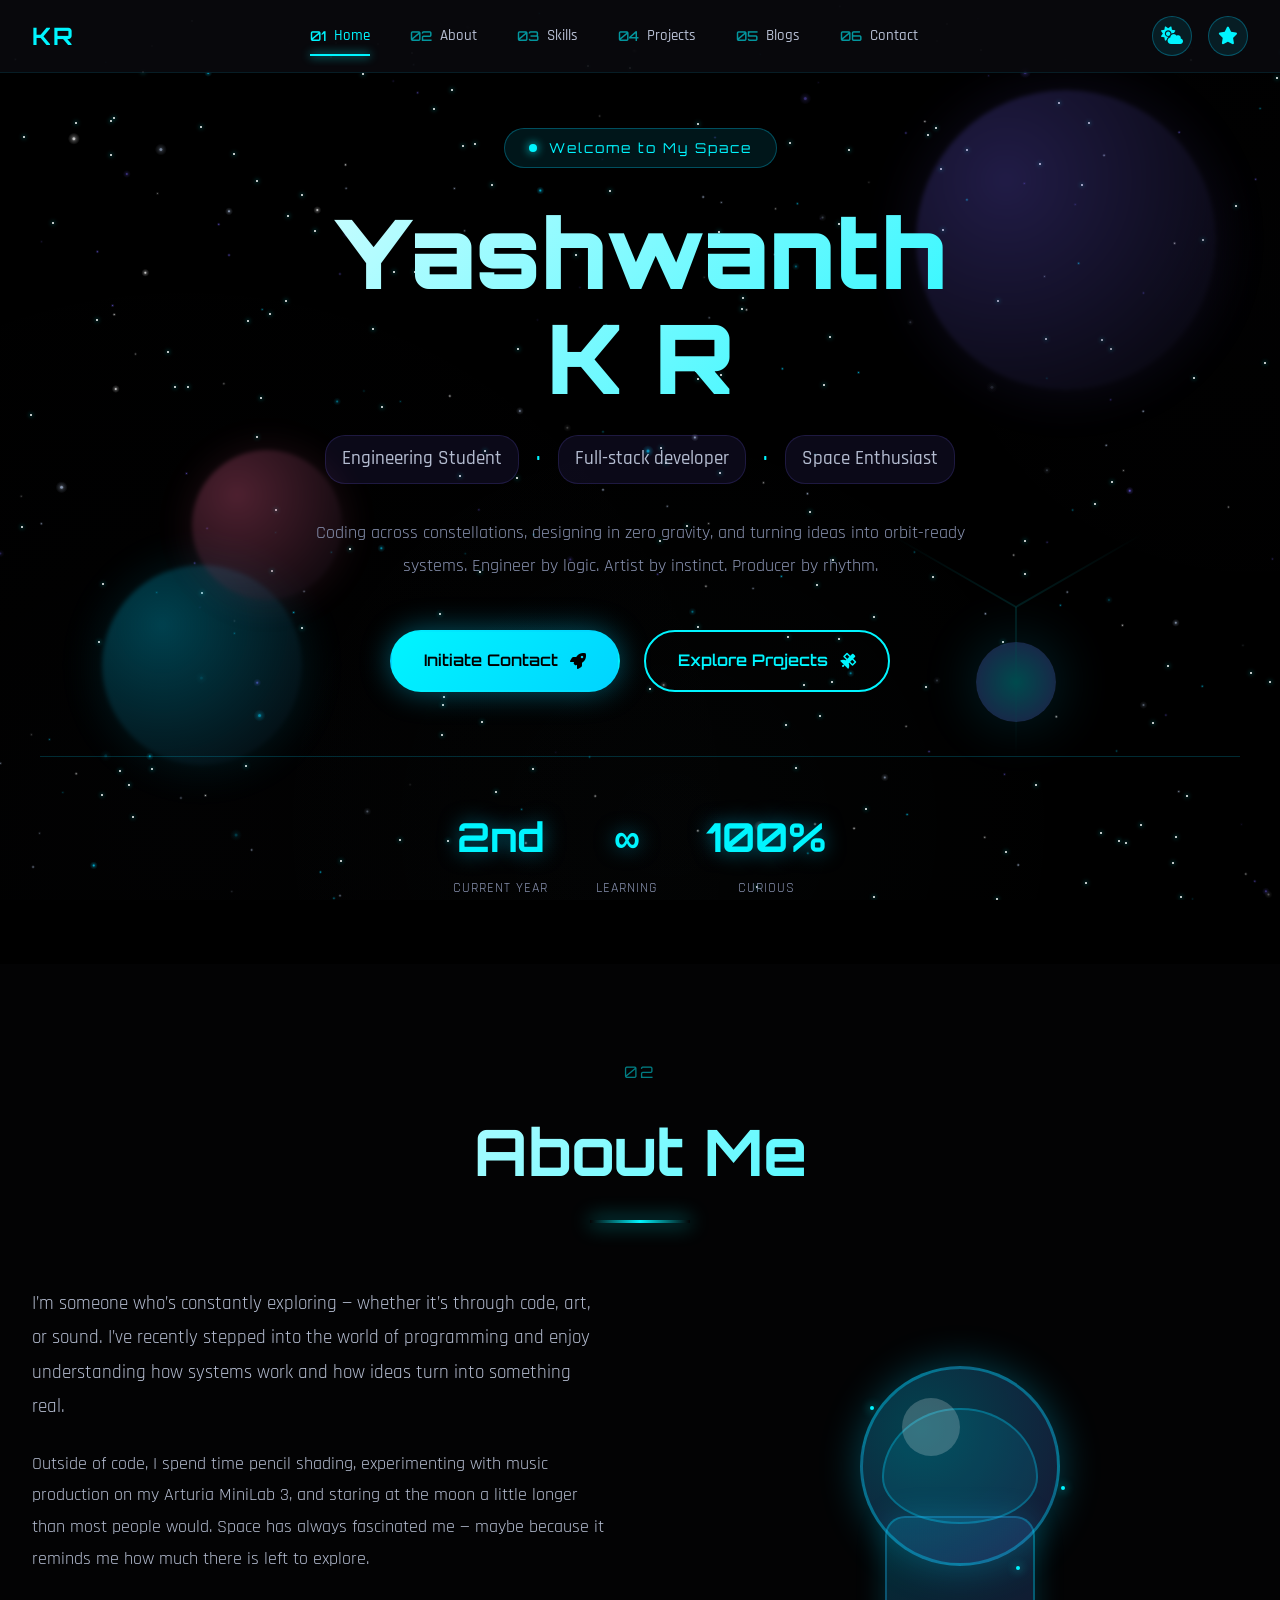
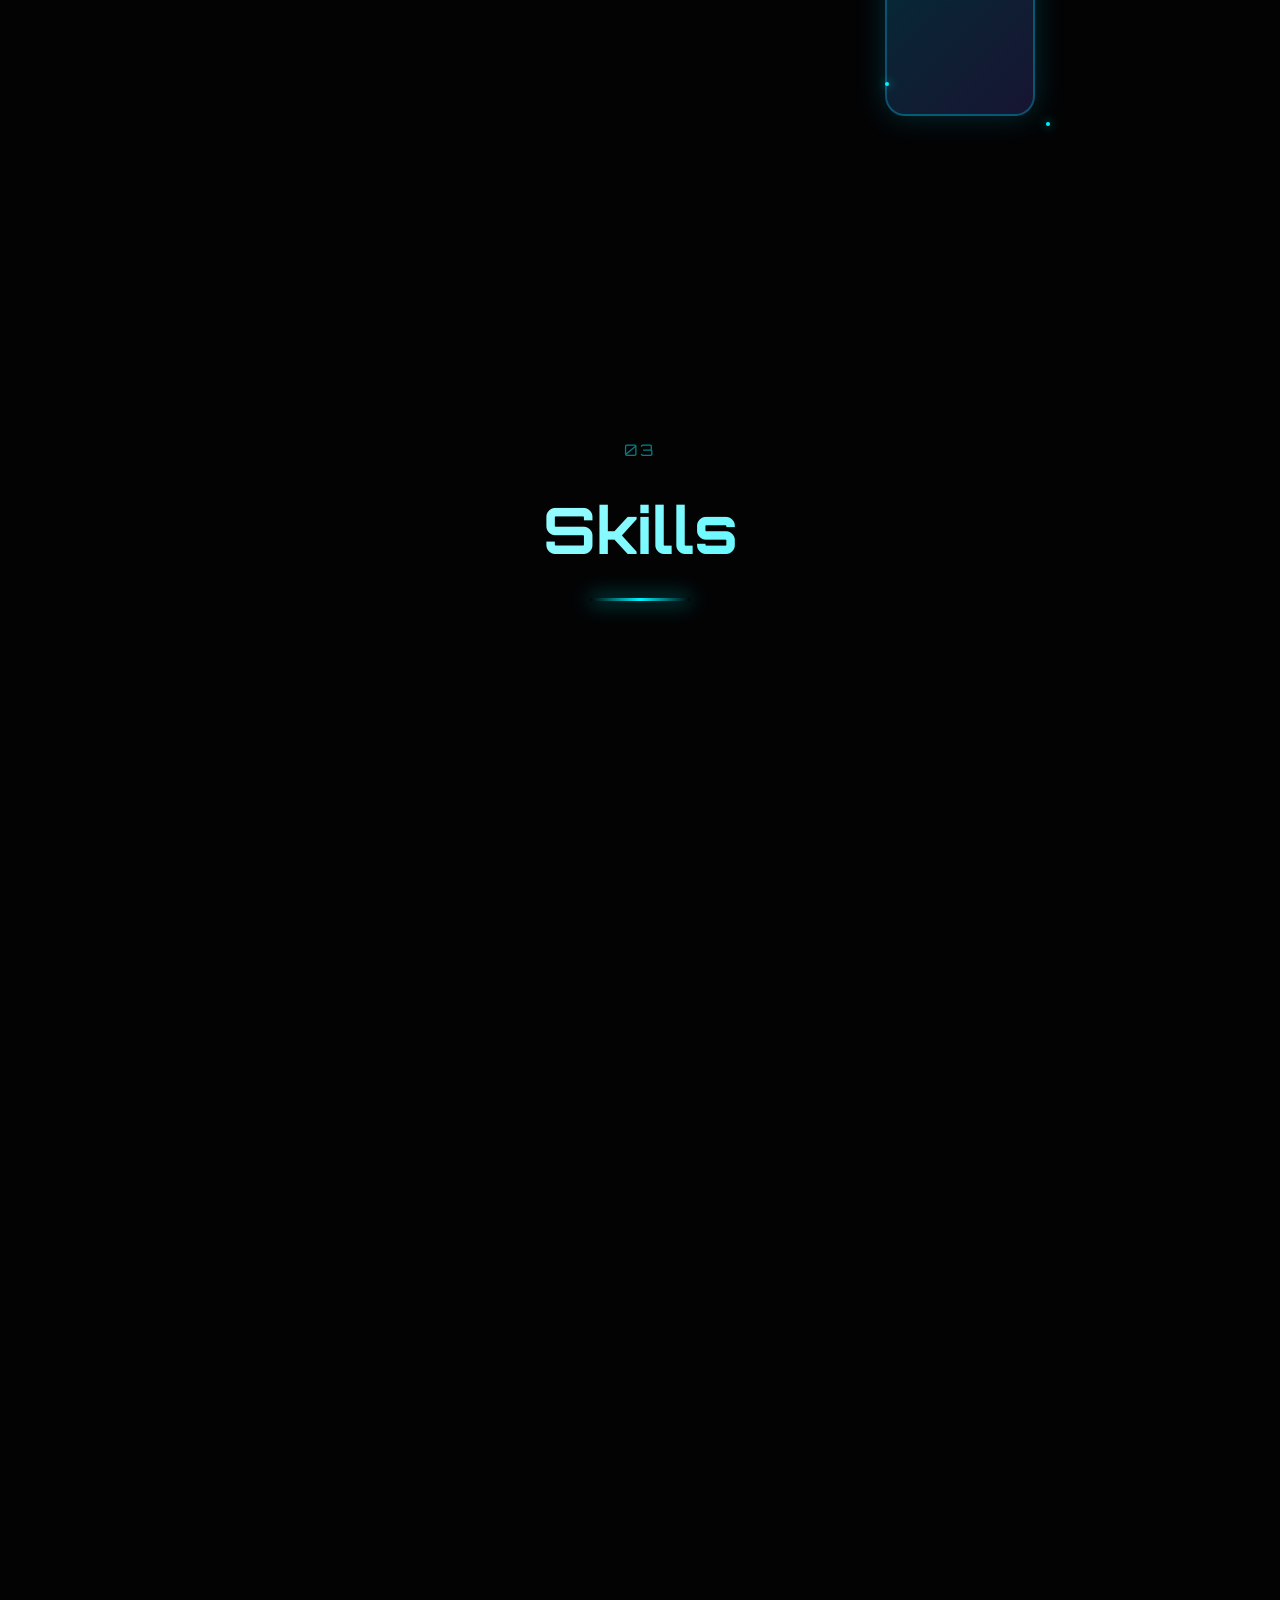
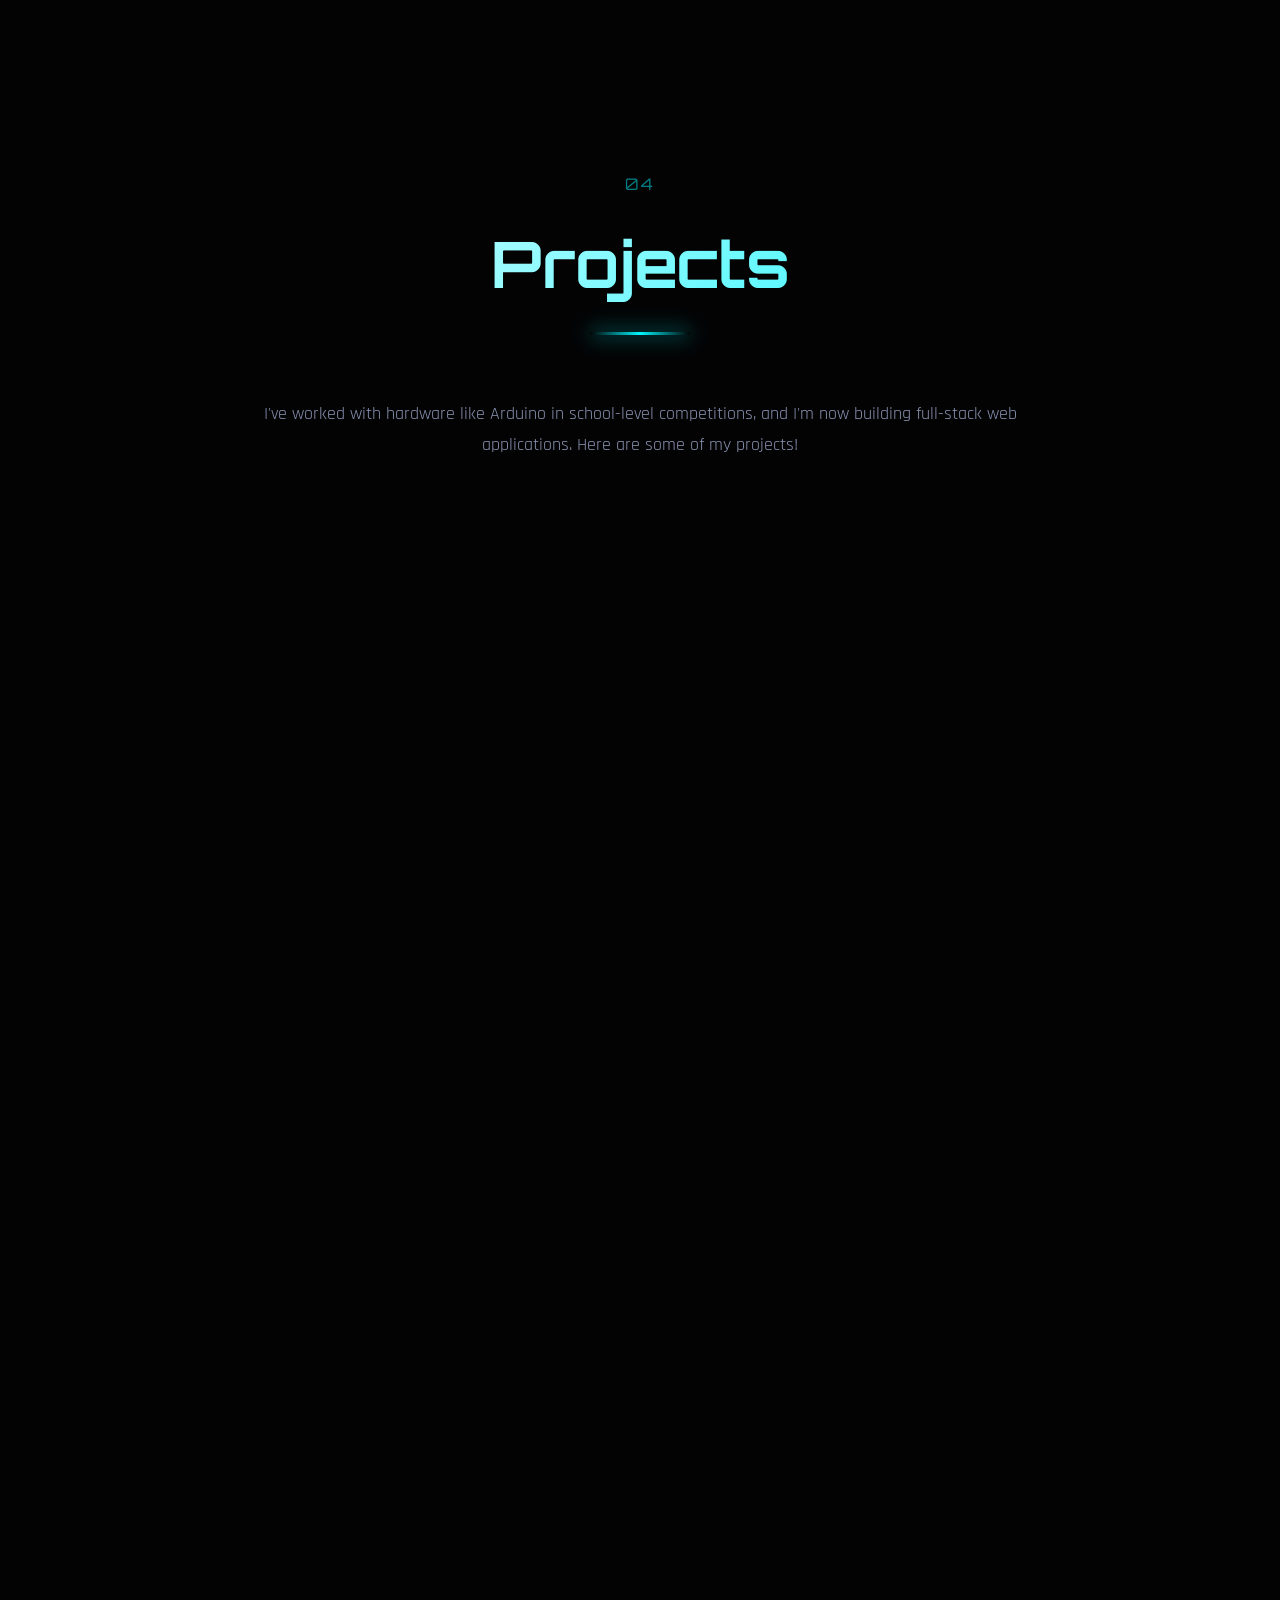
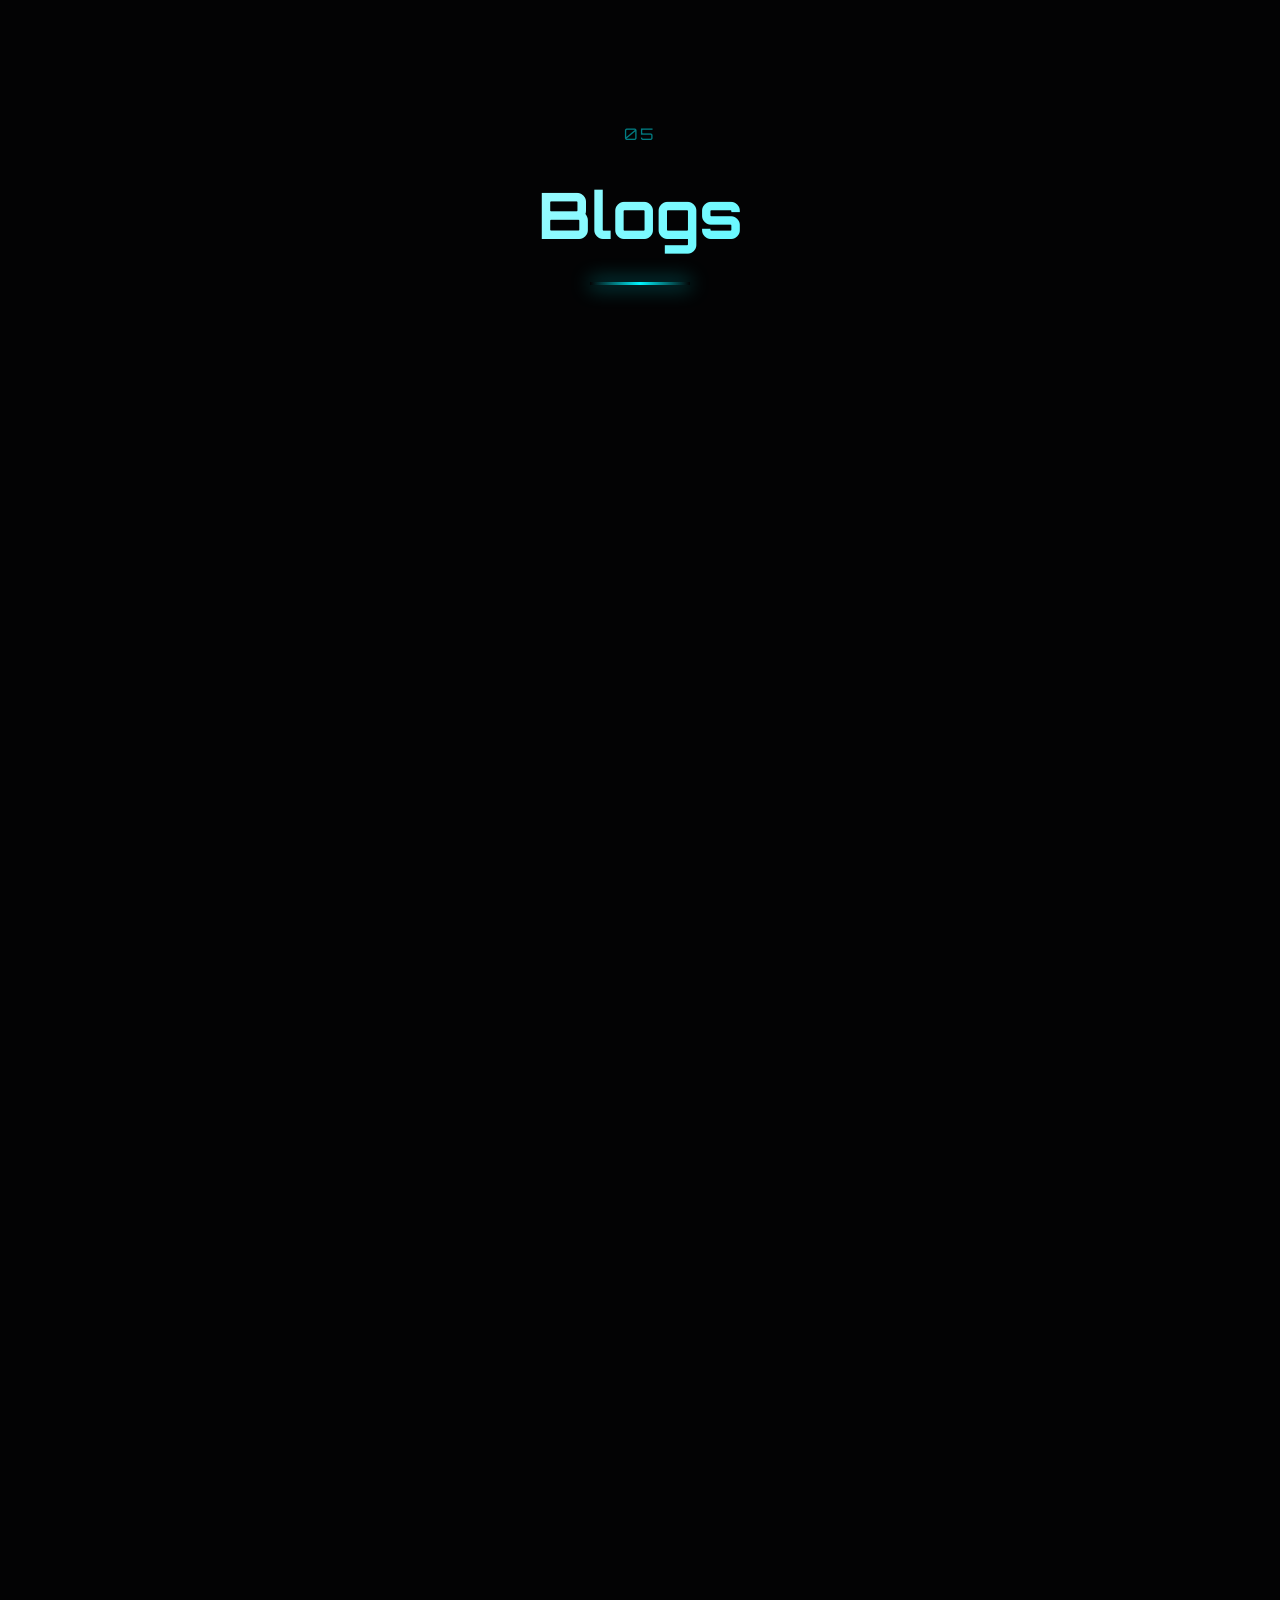
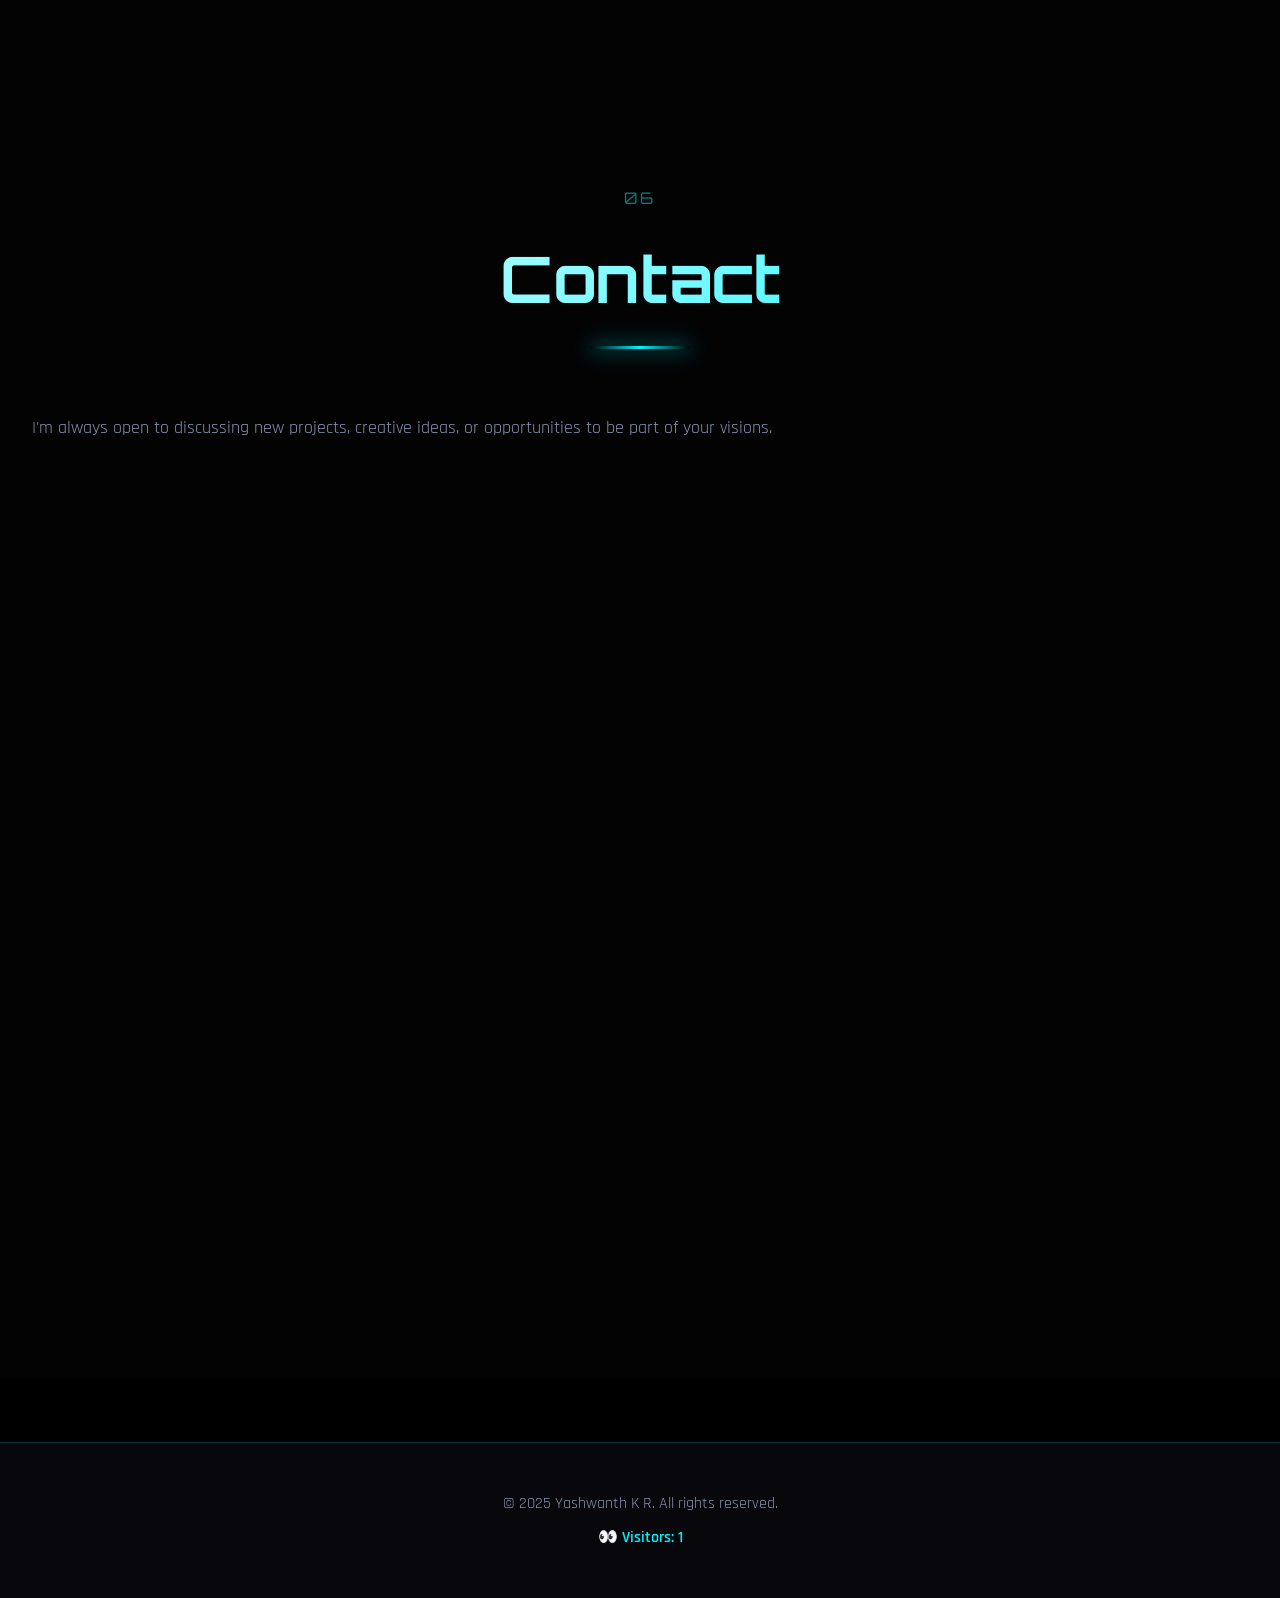
<file: index.html>
<!DOCTYPE html>
<html lang="en">
<head>
  <meta charset="UTF-8">
  <meta name="viewport" content="width=device-width, initial-scale=1.0">
  <meta name="description" content="Yashwanth K R - Engineering Student, Budding Coder & Astronomy Lover">
  <title>Yashwanth K R | Portfolio</title>
  
  <!-- Fonts -->
  <link rel="preconnect" href="https://fonts.googleapis.com">
  <link rel="preconnect" href="https://fonts.gstatic.com" crossorigin>
  <link href="https://fonts.googleapis.com/css2?family=Orbitron:wght@400;500;600;700;800;900&family=Rajdhani:wght@300;400;500;600;700&display=swap" rel="stylesheet">
  
  <!-- Icons -->
  <link rel="stylesheet" href="https://cdnjs.cloudflare.com/ajax/libs/font-awesome/6.5.0/css/all.min.css">
  
  <!-- Favicon -->
  <link rel="icon" type="image/jpeg" href="favicon.jpg">
  
  <!-- Styles -->
  <link rel="stylesheet" href="styles.css">
</head>
<body>
  <!-- Space Background Canvas -->
  <canvas id="space-canvas"></canvas>
  
  <!-- Floating Planets -->
  <div class="planet planet-1"></div>
  <div class="planet planet-2"></div>
  <div class="planet planet-3"></div>
  
  <!-- Shooting Stars Container -->
  <div class="shooting-stars"></div>
  
  <!-- Twinkling Stars Background -->
  <div class="twinkling-stars" id="twinkling-stars"></div>
  
  <!-- Navigation -->
  <nav class="space-nav" id="space-nav">
    <div class="nav-inner">
      <div class="nav-logo">
        <span class="logo-text">KR</span>
      </div>
      <ul class="nav-menu" id="nav-menu">
        <li><a href="#home" class="nav-link"><span class="nav-number">01</span> Home</a></li>
        <li><a href="#about" class="nav-link"><span class="nav-number">02</span> About</a></li>
        <li><a href="#skills" class="nav-link"><span class="nav-number">03</span> Skills</a></li>
        <li><a href="#projects" class="nav-link"><span class="nav-number">04</span> Projects</a></li>
        <li><a href="#blog" class="nav-link"><span class="nav-number">05</span> Blogs</a></li>
        <li><a href="#contact" class="nav-link"><span class="nav-number">06</span> Contact</a></li>
      </ul>
      <div class="nav-actions">
        <button id="weather-btn" class="nav-action-btn" aria-label="Weather Updates" title="View Live Weather on Zoom Earth">
          <i class="fas fa-cloud-sun"></i>
        </button>
        <button id="stellarium-btn" class="nav-action-btn" aria-label="Stellarium" title="Explore Sky on Stellarium">
          <i class="fas fa-star"></i>
        </button>
      </div>
      <button class="nav-toggle" id="nav-toggle">
        <span></span>
        <span></span>
        <span></span>
      </button>
    </div>
  </nav>

  <!-- Hero Section -->
  <section id="home" class="hero-section">
    <div class="hero-content">
      <div class="hero-badge">
        <span class="badge-pulse"></span>
        <span class="badge-text">Welcome to My Space</span>
      </div>
      <h1 class="hero-title">
        <span class="title-line">Yashwanth</span>
        <span class="title-line">K R</span>
      </h1>
      <div class="hero-subtitle">
        <span class="subtitle-item">Engineering Student</span>
        <span class="subtitle-divider">•</span>
        <span class="subtitle-item">Full-stack developer</span>
        <span class="subtitle-divider">•</span>
        <span class="subtitle-item">Space Enthusiast</span>
      </div>
      <p class="hero-description">
        Coding across constellations, designing in zero gravity, and turning ideas into orbit-ready systems.
        Engineer by logic. Artist by instinct. Producer by rhythm.
      </p>
      <div class="hero-actions">
        <a href="#contact" class="space-btn primary-btn">
          <span>Initiate Contact</span>
          <i class="fas fa-rocket"></i>
        </a>
        <a href="#projects" class="space-btn secondary-btn">
          <span>Explore Projects</span>
          <i class="fas fa-satellite"></i>
        </a>
      </div>
      <div class="hero-stats">
        <div class="stat-item">
          <div class="stat-value">2nd</div>
          <div class="stat-label">Current Year</div>
        </div>
        <div class="stat-item">
          <div class="stat-value">∞</div>
          <div class="stat-label">Learning</div>
        </div>
        <div class="stat-item">
          <div class="stat-value">100%</div>
          <div class="stat-label">Curious</div>
        </div>
      </div>
    </div>
    <div class="hero-visual">
      <div class="galaxy-container">
        <div class="galaxy-core"></div>
        <div class="galaxy-arm arm-1"></div>
        <div class="galaxy-arm arm-2"></div>
        <div class="galaxy-arm arm-3"></div>
      </div>
    </div>
  </section>

  <!-- About Section -->
  <section id="about" class="section space-section">
    <div class="container">
      <div class="section-header">
        <div class="section-number">02</div>
        <h2 class="section-title">About Me</h2>
        <div class="section-line"></div>
      </div>
      <div class="about-grid">
        <div class="about-content">
          <div class="about-text">
            <p class="about-intro">
              I’m someone who’s constantly exploring — whether it’s through code, art, or sound. 
              I’ve recently stepped into the world of programming and enjoy understanding how systems work and how ideas turn into something real.
            </p>
            <p class="about-details">
              Outside of code, I spend time pencil shading, experimenting with music production on my Arturia MiniLab 3, 
              and staring at the moon a little longer than most people would. Space has always fascinated me —
              maybe because it reminds me how much there is left to explore.
            </p>
          </div>
          <div class="about-stats">
            <div class="stat-card">
              <div class="stat-icon"><i class="fas fa-graduation-cap"></i></div>
              <div class="stat-number">12+</div>
              <div class="stat-label">Grade Completed</div>
            </div>
            <div class="stat-card">
              <div class="stat-icon"><i class="fas fa-infinity"></i></div>
              <div class="stat-number">∞</div>
              <div class="stat-label">Learning Mode</div>
            </div>
            <div class="stat-card">
              <div class="stat-icon"><i class="fas fa-lightbulb"></i></div>
              <div class="stat-number">100%</div>
              <div class="stat-label">Curiosity</div>
            </div>
          </div>
        </div>
        <div class="about-visual">
          <div class="astronaut-container">
            <div class="astronaut-helmet">
              <div class="helmet-glass"></div>
              <div class="helmet-reflection"></div>
            </div>
            <div class="astronaut-body"></div>
            <div class="floating-particles">
              <span></span><span></span><span></span><span></span><span></span>
            </div>
          </div>
        </div>
      </div>
    </div>
  </section>

  <!-- Skills Section -->
  <section id="skills" class="section space-section">
    <div class="container">
      <div class="section-header">
        <div class="section-number">03</div>
        <h2 class="section-title">Skills</h2>
        <div class="section-line"></div>
      </div>
      <div class="skills-grid">
        <div class="skill-orb">
          <div class="orb-icon"><i class="fab fa-python"></i></div>
          <div class="orb-content">
            <h3 class="orb-title">Python</h3>
            <p class="orb-description">Core programming language for development</p>
            <div class="orb-progress">
              <div class="progress-ring">
                <svg class="progress-svg">
                  <circle class="progress-circle" cx="50" cy="50" r="45"></circle>
                  <circle class="progress-fill" cx="50" cy="50" r="45" data-progress="80"></circle>
                </svg>
                <span class="progress-value">80%</span>
              </div>
            </div>
          </div>
        </div>
        <div class="skill-orb">
          <div class="orb-icon"><i class="fab fa-java"></i></div>
          <div class="orb-content">
            <h3 class="orb-title">Java | C | C++</h3>
            <p class="orb-description">Object-oriented programming and applications</p>
            <div class="orb-progress">
              <div class="progress-ring">
                <svg class="progress-svg">
                  <circle class="progress-circle" cx="50" cy="50" r="45"></circle>
                  <circle class="progress-fill" cx="50" cy="50" r="45" data-progress="50"></circle>
                </svg>
                <span class="progress-value">50%</span>
              </div>
            </div>
          </div>
        </div>
        <div class="skill-orb">
          <div class="orb-icon"><i class="fas fa-globe"></i></div>
          <div class="orb-content">
            <h3 class="orb-title">Web Development</h3>
            <p class="orb-description">HTML5, CSS3, JavaScript, React</p>
            <div class="orb-progress">
              <div class="progress-ring">
                <svg class="progress-svg">
                  <circle class="progress-circle" cx="50" cy="50" r="45"></circle>
                  <circle class="progress-fill" cx="50" cy="50" r="45" data-progress="90"></circle>
                </svg>
                <span class="progress-value">90%</span>
              </div>
            </div>
          </div>
        </div>
        <div class="skill-orb">
          <div class="orb-icon"><i class="fas fa-database"></i></div>
          <div class="orb-content">
            <h3 class="orb-title">Databases</h3>
            <p class="orb-description">MySQL and MongoDB for data management</p>
            <div class="orb-progress">
              <div class="progress-ring">
                <svg class="progress-svg">
                  <circle class="progress-circle" cx="50" cy="50" r="45"></circle>
                  <circle class="progress-fill" cx="50" cy="50" r="45" data-progress="70"></circle>
                </svg>
                <span class="progress-value">70%</span>
              </div>
            </div>
          </div>
        </div>
        <div class="skill-orb">
          <div class="orb-icon"><i class="fas fa-microchip"></i></div>
          <div class="orb-content">
            <h3 class="orb-title">Arduino & Raspberry Pi</h3>
            <p class="orb-description">Hardware programming and sensors</p>
            <div class="orb-progress">
              <div class="progress-ring">
                <svg class="progress-svg">
                  <circle class="progress-circle" cx="50" cy="50" r="45"></circle>
                  <circle class="progress-fill" cx="50" cy="50" r="45" data-progress="60"></circle>
                </svg>
                <span class="progress-value">60%</span>
              </div>
            </div>
          </div>
        </div>
        <div class="skill-orb">
          <div class="orb-icon"><i class="fab fa-github"></i></div>
          <div class="orb-content">
            <h3 class="orb-title">Git & GitHub</h3>
            <p class="orb-description">Version control and collaborative development</p>
            <div class="orb-progress">
              <div class="progress-ring">
                <svg class="progress-svg">
                  <circle class="progress-circle" cx="50" cy="50" r="45"></circle>
                  <circle class="progress-fill" cx="50" cy="50" r="45" data-progress="85"></circle>
                </svg>
                <span class="progress-value">85%</span>
              </div>
            </div>
          </div>
        </div>
      </div>
    </div>
  </section>

  <!-- Projects Section -->
  <section id="projects" class="section space-section">
    <div class="container">
      <div class="section-header">
        <div class="section-number">04</div>
        <h2 class="section-title">Projects</h2>
        <div class="section-line"></div>
      </div>
      <p class="section-intro">
        I've worked with hardware like Arduino in school-level competitions, 
        and I'm now building full-stack web applications. Here are some of my projects!
      </p>
      <div class="projects-grid">
        <div class="project-ship">
          <div class="ship-header">
            <div class="ship-badge"><i class="fas fa-rocket"></i></div>
            <h3 class="ship-title">Space Rover Prototype</h3>
          </div>
          <div class="ship-body">
            <p class="ship-description">
              Designed and built a Mars Rover-style vehicle using Arduino, Bluetooth module, and motor driver. 
              Presented at a school-level hackathon.
            </p>
            <div class="ship-tech">
              <span class="tech-badge">Arduino</span>
              <span class="tech-badge">Bluetooth</span>
              <span class="tech-badge">Hardware</span>
            </div>
            <div class="ship-video">
              <iframe 
                src="https://www.youtube.com/embed/7dxOiA9YOzQ" 
                title="Space Rover Project"
                frameborder="0" 
                allow="accelerometer; autoplay; clipboard-write; encrypted-media; gyroscope; picture-in-picture"
                allowfullscreen>
              </iframe>
            </div>
            <a href="https://www.youtube.com/embed/7dxOiA9YOzQ" target="_blank" class="ship-link">
              <span>View Project</span>
              <i class="fas fa-external-link-alt"></i>
            </a>
          </div>
        </div>
        <div class="project-ship">
          <div class="ship-header">
            <div class="ship-badge"><i class="fab fa-spotify"></i></div>
            <h3 class="ship-title">Spotify Clone</h3>
          </div>
          <div class="ship-body">
            <p class="ship-description">
              A full-featured Spotify-inspired music streaming app with email and Google authentication, 
              MongoDB-backed track metadata and GridFS-based audio/image uploads. Features include user libraries, 
              search, playlists, queue management, shuffle/repeat controls, and a desktop-like UI with a bottom player.
            </p>
            <div class="ship-tech">
              <span class="tech-badge">Next.js</span>
              <span class="tech-badge">MongoDB</span>
              <span class="tech-badge">GridFS</span>
              <span class="tech-badge">JWT</span>
              <span class="tech-badge">OAuth</span>
            </div>
            <div class="ship-links" style="display: flex; gap: 1rem; flex-wrap: wrap;">
              <a href="https://github.com/yash2006kr/spotify-clone" target="_blank" class="ship-link">
                <i class="fab fa-github"></i>
                <span>Source Code</span>
                <i class="fas fa-external-link-alt"></i>
              </a>
              <a href="https://spotify-ggx2.onrender.com/" target="_blank" class="ship-link">
                <i class="fas fa-globe"></i>
                <span>Live Site</span>
                <i class="fas fa-external-link-alt"></i>
              </a>
            </div>
          </div>
        </div>
        <div class="project-ship">
          <div class="ship-header">
            <div class="ship-badge"><i class="fas fa-film"></i></div>
            <h3 class="ship-title">Cinemate</h3>
          </div>
          <div class="ship-body">
            <p class="ship-description">
              A movie and web-series discovery app built for exploring titles, checking details, and finding what to watch next through a clean, responsive interface.
            </p>
            <div class="ship-tech">
              <span class="tech-badge">React</span>
              <span class="tech-badge">Movies</span>
              <span class="tech-badge">Responsive UI</span>
              <span class="tech-badge">Vercel</span>
            </div>
            <div class="ship-links" style="display: flex; gap: 1rem; flex-wrap: wrap;">
              <a href="https://github.com/yash2006kr/cinemate" target="_blank" class="ship-link">
                <i class="fab fa-github"></i>
                <span>Source Code</span>
                <i class="fas fa-external-link-alt"></i>
              </a>
              <a href="https://cinemate-wine.vercel.app/" target="_blank" class="ship-link">
                <i class="fas fa-globe"></i>
                <span>Live Site</span>
                <i class="fas fa-external-link-alt"></i>
              </a>
            </div>
          </div>
        </div>
      </div>
    </div>
  </section>

  <!-- Blog Section -->
  <section id="blog" class="section space-section">
    <div class="container">
      <div class="section-header">
        <div class="section-number">05</div>
        <h2 class="section-title">Blogs</h2>
        <div class="section-line"></div>
      </div>
      <div class="blog-grid">
        <article class="blog-pod">
          <div class="pod-icon">🧩</div>
          <div class="pod-content">
            <span class="pod-date">July 23, 2025</span>
            <h3 class="pod-title">
              <a href="blog/maze-blog.html" target="_blank">Maze Game</a>
            </h3>
            <p class="pod-excerpt">Interactive maze game built with web technologies</p>
          </div>
          <a href="blog/maze-blog.html" target="_blank" class="pod-link">
            <i class="fas fa-arrow-right"></i>
          </a>
        </article>
        <article class="blog-pod">
          <div class="pod-icon">🎮</div>
          <div class="pod-content">
            <span class="pod-date">August 18, 2025</span>
            <h3 class="pod-title">
              <a href="blog/terminal-games.html" target="_blank">Terminal Games Collection</a>
            </h3>
            <p class="pod-excerpt">Download and play Python games in your terminal</p>
          </div>
          <a href="blog/terminal-games.html" target="_blank" class="pod-link">
            <i class="fas fa-arrow-right"></i>
          </a>
        </article>
        <article class="blog-pod">
          <div class="pod-icon">👾</div>
          <div class="pod-content">
            <span class="pod-date">August 27, 2025</span>
            <h3 class="pod-title">
              <a href="blog/pacman.html" target="_blank">Pacman Game</a>
            </h3>
            <p class="pod-excerpt">Classic Pacman game recreated for the web</p>
          </div>
          <a href="blog/pacman.html" target="_blank" class="pod-link">
            <i class="fas fa-arrow-right"></i>
          </a>
        </article>
        <article class="blog-pod">
          <div class="pod-icon">💻</div>
          <div class="pod-content">
            <span class="pod-date">September 20, 2025</span>
            <h3 class="pod-title">
              <a href="https://github.com/yash2006kr/dbit-campus-events-management-platform" target="_blank">DBIT Campus Event Management Platform</a>
            </h3>
            <p class="pod-excerpt">Comprehensive event management system for campus</p>
          </div>
          <a href="https://github.com/yash2006kr/dbit-campus-events-management-platform" target="_blank" class="pod-link">
            <i class="fas fa-arrow-right"></i>
          </a>
        </article>
        <article class="blog-pod">
          <div class="pod-icon">🌐</div>
          <div class="pod-content">
            <span class="pod-date">October 10, 2025</span>
            <h3 class="pod-title">
              <a href="blog/web_based_games/index.html" target="_blank">Web Games Collection</a>
            </h3>
            <p class="pod-excerpt">Collection of web-based interactive games</p>
          </div>
          <a href="blog/web_based_games/index.html" target="_blank" class="pod-link">
            <i class="fas fa-arrow-right"></i>
          </a>
        </article>
        <article class="blog-pod">
          <div class="pod-icon">🎮</div>
          <div class="pod-content">
            <span class="pod-date">December 27, 2025</span>
            <h3 class="pod-title">
              <a href="blog/index.html" target="_blank">3D Solar System</a>
            </h3>
            <p class="pod-excerpt">
              Interactive 3D visualization of the solar system with planets, orbits, and space exploration details
            </p>
          </div>
          <a href="blog/index.html" target="_blank" class="pod-link">
            <i class="fas fa-arrow-right"></i>
          </a>
        </article>
        <article class="blog-pod">
          <div class="pod-icon">👁️</div>
          <div class="pod-content">
            <span class="pod-date">March 15, 2025</span>
            <h3 class="pod-title">
              <a href="https://github.com/yash2006kr/Trinetra-AI" target="_blank">Trinetra AI</a>
            </h3>
            <p class="pod-excerpt">AI-powered CCTV surveillance suite with YOLO object detection, FastAPI backend, and React monitoring dashboard</p>
          </div>
          <a href="https://github.com/yash2006kr/Trinetra-AI" target="_blank" class="pod-link">
            <i class="fas fa-arrow-right"></i>
          </a>
        </article>
        <article class="blog-pod">
          <div class="pod-icon">💳</div>
          <div class="pod-content">
            <span class="pod-date">April 2, 2026</span>
            <h3 class="pod-title">
              <a href="https://github.com/yash2006kr/razorpay-payment-integration" target="_blank">Razorpay Payment Integration</a>
            </h3>
            <p class="pod-excerpt">Full-stack payment demo with Razorpay Checkout, UPI QR generation, and optional MongoDB persistence</p>
          </div>
          <a href="https://github.com/yash2006kr/razorpay-payment-integration" target="_blank" class="pod-link">
            <i class="fas fa-arrow-right"></i>
          </a>
        </article>
      </div>
    </div>
  </section>

  <!-- Contact Section -->
  <section id="contact" class="section space-section">
    <div class="container">
      <div class="section-header">
        <div class="section-number">06</div>
        <h2 class="section-title">Contact</h2>
        <div class="section-line"></div>
      </div>
      <div class="contact-grid">
        <div class="contact-info">
          <p class="contact-intro">
            I'm always open to discussing new projects, creative ideas, or opportunities to be part of your visions.
          </p>
          <div class="contact-list">
            <a href="mailto:yash2006kr@outlook.com" class="contact-item">
              <div class="contact-icon"><i class="fas fa-envelope"></i></div>
              <div class="contact-details">
                <span class="contact-label">Email</span>
                <span class="contact-value">yash2006kr@outlook.com</span>
              </div>
            </a>
            <a href="https://www.linkedin.com/in/yash2006kr?utm_source=share&utm_campaign=share_via&utm_content=profile&utm_medium=ios_app" target="_blank" class="contact-item">
              <div class="contact-icon"><i class="fab fa-linkedin"></i></div>
              <div class="contact-details">
                <span class="contact-label">LinkedIn</span>
                <span class="contact-value">@yash2006kr</span>
              </div>
            </a>
            <a href="https://github.com/yash2006kr" target="_blank" class="contact-item">
              <div class="contact-icon"><i class="fab fa-github"></i></div>
              <div class="contact-details">
                <span class="contact-label">GitHub</span>
                <span class="contact-value">@yash2006kr</span>
              </div>
            </a>
            <a href="https://x.com/yash2006kr" target="_blank" class="contact-item">
              <div class="contact-icon"><i class="fab fa-x-twitter"></i></div>
              <div class="contact-details">
                <span class="contact-label">Twitter</span>
                <span class="contact-value">@yash2006kr</span>
              </div>
            </a>
            <a href="https://bsky.app/profile/yash2006kr.bsky.social" target="_blank" class="contact-item">
              <div class="contact-icon"><i class="fas fa-cloud"></i></div>
              <div class="contact-details">
                <span class="contact-label">Bluesky</span>
                <span class="contact-value">@yash2006kr.bsky.social</span>
              </div>
            </a>
            <a href="https://discord.com/users/yash2006kr" target="_blank" class="contact-item">
              <div class="contact-icon"><i class="fab fa-discord"></i></div>
              <div class="contact-details">
                <span class="contact-label">Discord</span>
                <span class="contact-value">yash2006kr</span>
              </div>
            </a>
            <a href="https://pin.it/1HtfLMGfM" target="_blank" class="contact-item">
              <div class="contact-icon"><i class="fab fa-pinterest"></i></div>
              <div class="contact-details">
                <span class="contact-label">Pinterest</span>
                <span class="contact-value">pin.it/1HtfLMGfM</span>
              </div>
            </a>
          </div>
        </div>
        <div class="resume-pod">
          <div class="pod-icon-large"><i class="fas fa-file-pdf"></i></div>
          <h3 class="pod-title">Resume (PDF)</h3>
          <p class="pod-description">View or download my resume PDF to learn more about my background and experience.</p>
          <a href="resume.pdf" download class="space-btn primary-btn resume-btn" target="_blank">
            <span>Download Resume</span>
            <i class="fas fa-download"></i>
          </a>
        </div>
      </div>
    </div>
  </section>

  <!-- Footer -->
  <footer class="space-footer">
    <div class="container">
      <div class="footer-content">
        <div class="footer-text">
          <p>&copy; 2025 Yashwanth K R. All rights reserved.</p>
          <p class="visitor-counter">👀 Visitors: <span id="visits">Loading...</span></p>
        </div>
      </div>
    </div>
  </footer>

  <!-- Scroll to Top -->
  <button id="scroll-top" class="scroll-top" aria-label="Scroll to top">
    <i class="fas fa-arrow-up"></i>
  </button>

  <!-- Scripts -->
  <script src="script.js"></script>
</body>
</html>
</file>
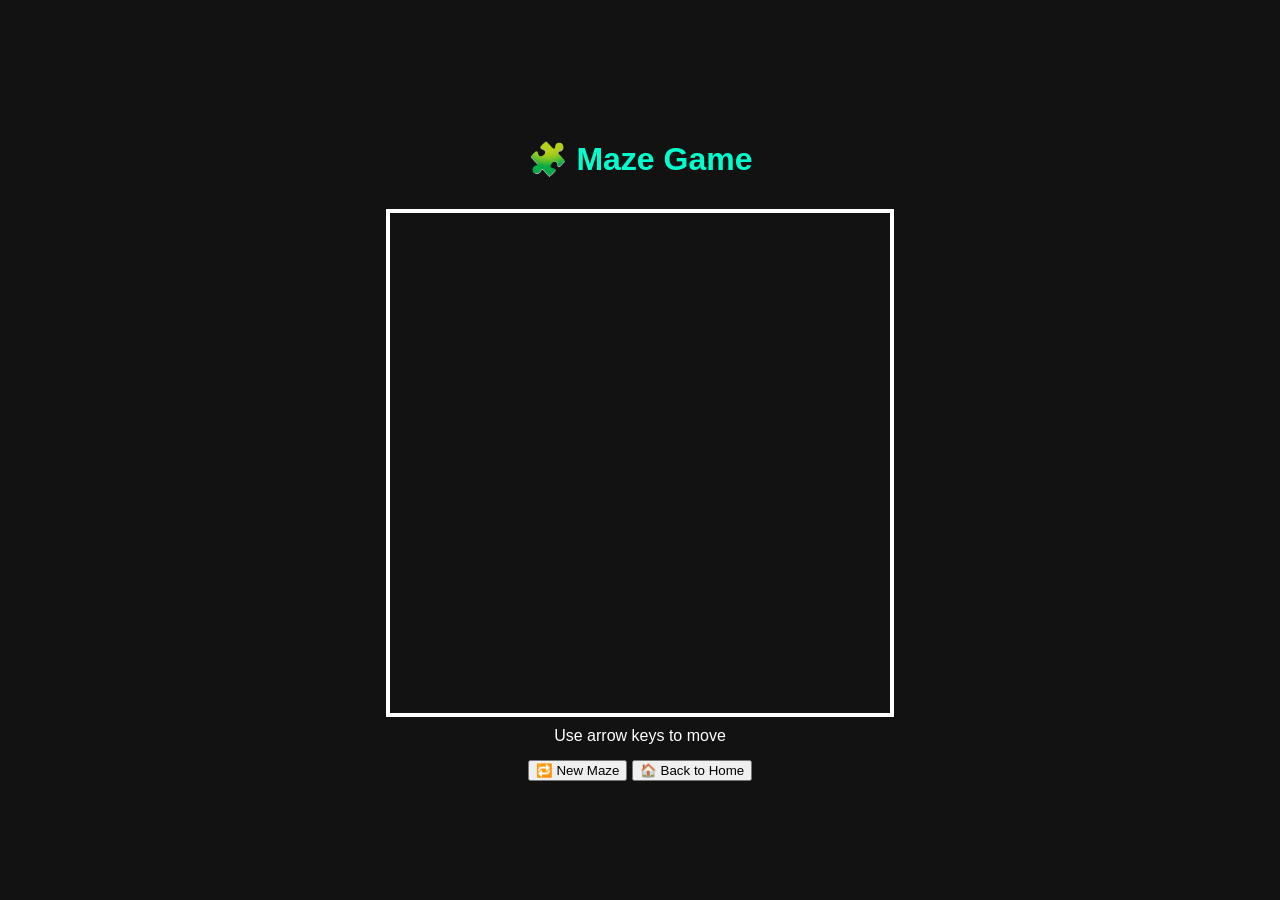
<file: blog/maze-blog.html>
<!DOCTYPE html>
<html lang="en">
<head>
  <meta charset="UTF-8" />
  <meta name="viewport" content="width=device-width, initial-scale=1.0"/>
  <title>Maze Game</title>
  <style>
    body {
      margin: 0;
      background-color: #121212;
      color: #fff;
      display: flex;
      justify-content: center;
      align-items: center;
      flex-direction: column;
      height: 100vh;
      font-family: Arial, sans-serif;
    }

    canvas {
      border: 4px solid #fff;
      margin-top: 10px;
    }

    h1 {
      color: #00ffcc;
    }

    #status {
      margin-top: 10px;
    }
  </style>
</head>
<body>
  <h1>🧩 Maze Game</h1>
  <canvas id="mazeCanvas" width="500" height="500"></canvas>

  <div id="status">Use arrow keys to move</div>

  <div style="margin-top: 15px;">
    <button onclick="generateNewMaze()">🔁 New Maze</button>
    <button onclick="window.location.href='../index.html'">🏠 Back to Home</button>
  </div>

  <script>
    const canvas = document.getElementById("mazeCanvas");
    const ctx = canvas.getContext("2d");

    const cols = 10;
    const rows = 10;
    const cellSize = canvas.width / cols;

    let grid = [];
    let current;
    let stack = [];

    class Cell {
      constructor(x, y) {
        this.x = x;
        this.y = y;
        this.walls = [true, true, true, true]; // top, right, bottom, left
        this.visited = false;
      }

      draw() {
        const x = this.x * cellSize;
        const y = this.y * cellSize;

        ctx.strokeStyle = "#fff";
        ctx.lineWidth = 2;

        if (this.walls[0]) drawLine(x, y, x + cellSize, y);             // top
        if (this.walls[1]) drawLine(x + cellSize, y, x + cellSize, y + cellSize); // right
        if (this.walls[2]) drawLine(x + cellSize, y + cellSize, x, y + cellSize); // bottom
        if (this.walls[3]) drawLine(x, y + cellSize, x, y);             // left

        if (this.visited) {
          ctx.fillStyle = "#1e1e1e";
          ctx.fillRect(x, y, cellSize, cellSize);
        }
      }

      checkNeighbors() {
        const neighbors = [];

        const top    = grid[index(this.x, this.y - 1)];
        const right  = grid[index(this.x + 1, this.y)];
        const bottom = grid[index(this.x, this.y + 1)];
        const left   = grid[index(this.x - 1, this.y)];

        if (top && !top.visited) neighbors.push(top);
        if (right && !right.visited) neighbors.push(right);
        if (bottom && !bottom.visited) neighbors.push(bottom);
        if (left && !left.visited) neighbors.push(left);

        if (neighbors.length > 0) {
          const r = Math.floor(Math.random() * neighbors.length);
          return neighbors[r];
        } else {
          return undefined;
        }
      }
    }

    function index(x, y) {
      if (x < 0 || y < 0 || x >= cols || y >= rows) return -1;
      return x + y * cols;
    }

    function drawLine(x1, y1, x2, y2) {
      ctx.beginPath();
      ctx.moveTo(x1, y1);
      ctx.lineTo(x2, y2);
      ctx.stroke();
    }

    function removeWalls(a, b) {
      let x = a.x - b.x;
      if (x === 1) {
        a.walls[3] = false;
        b.walls[1] = false;
      } else if (x === -1) {
        a.walls[1] = false;
        b.walls[3] = false;
      }

      let y = a.y - b.y;
      if (y === 1) {
        a.walls[0] = false;
        b.walls[2] = false;
      } else if (y === -1) {
        a.walls[2] = false;
        b.walls[0] = false;
      }
    }

    for (let y = 0; y < rows; y++) {
      for (let x = 0; x < cols; x++) {
        grid.push(new Cell(x, y));
      }
    }

    current = grid[0];

    function generateMaze() {
      current.visited = true;
      const next = current.checkNeighbors();

      if (next) {
        next.visited = true;
        stack.push(current);
        removeWalls(current, next);
        current = next;
        requestAnimationFrame(generateMaze);
      } else if (stack.length > 0) {
        current = stack.pop();
        requestAnimationFrame(generateMaze);
      } else {
        drawMaze();
      }
    }

    function drawMaze() {
      for (let i = 0; i < grid.length; i++) {
        grid[i].draw();
      }

      // Draw Start
      drawHighlight(start.x, start.y, "#00ff00");

      // Draw End
      drawHighlight(end.x, end.y, "#ff4444");

      // Draw Player
      drawHighlight(player.x, player.y, "#00bfff");
    }

    function drawHighlight(x, y, color) {
      ctx.fillStyle = color;
      ctx.fillRect(x * cellSize + 4, y * cellSize + 4, cellSize - 8, cellSize - 8);
    }

    // Start and End
    const start = { x: 0, y: 0 };
    const end = { x: cols - 1, y: rows - 1 };
    let player = { ...start };

    // Wrap everything in a function to regenerate maze
    function generateNewMaze() {
      // Reset
      grid = [];
      stack = [];
      for (let y = 0; y < rows; y++) {
        for (let x = 0; x < cols; x++) {
          grid.push(new Cell(x, y));
        }
      }
      current = grid[0];
      player = { ...start };
      document.getElementById("status").textContent = "Use arrow keys to move";
      generateMaze();
    }

    // Movement
    document.addEventListener("keydown", (e) => {
      const currentCell = grid[index(player.x, player.y)];
      if (e.key === "ArrowUp" && !currentCell.walls[0]) player.y--;
      else if (e.key === "ArrowRight" && !currentCell.walls[1]) player.x++;
      else if (e.key === "ArrowDown" && !currentCell.walls[2]) player.y++;
      else if (e.key === "ArrowLeft" && !currentCell.walls[3]) player.x--;

      drawMaze();

      if (player.x === end.x && player.y === end.y) {
        document.getElementById("status").textContent = "🎉 You reached the end!";
      }
    });

    generateMaze();
  </script>
</body>
</html>
</file>
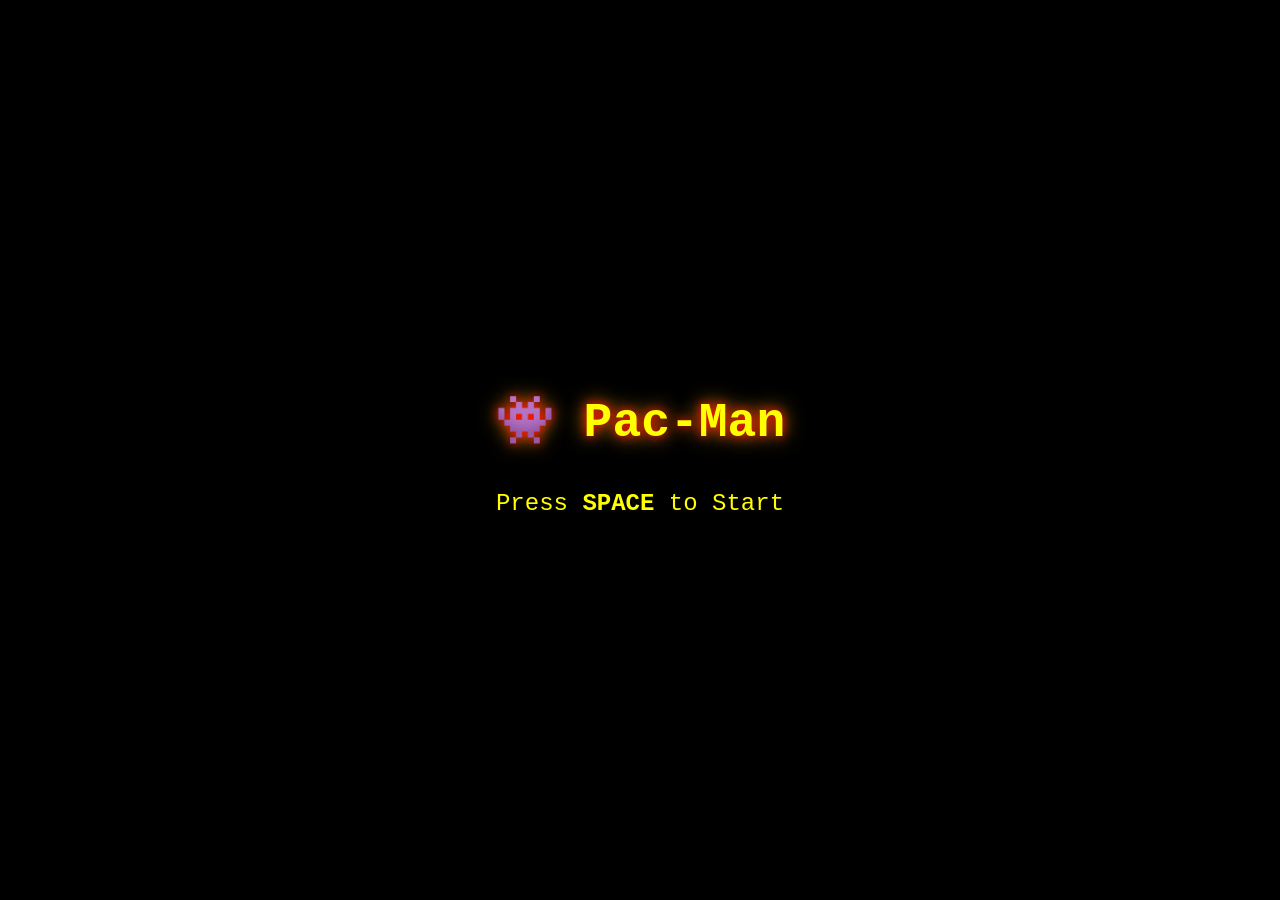
<file: blog/pacman.html>
<!DOCTYPE html>
<html lang="en">
<head>
  <meta charset="UTF-8">
  <title>Pacman Game</title>
  <meta name="viewport" content="width=device-width, initial-scale=1.0">
  <style>
    #instructions {
        background: rgba(0,0,0,0.8);
        border: 2px solid yellow;
        color: white;
        padding: 15px;
        margin: 10px auto;
        width: 80%;
        max-width: 600px;
        border-radius: 8px;
        text-align: left;
        font-size: 14px;
        }
        #instructions h2 {
        text-align: center;
        color: yellow;
        margin-bottom: 10px;
        }
        #instructions ul {
        list-style: none;
        padding-left: 0;
        }
        #instructions li {
        margin: 5px 0;
        }
    #start-screen {
      position: absolute;
      top: 0;
      left: 0;
      width: 100%;
      height: 100%;
      background: black;
      display: flex;
      flex-direction: column;
      justify-content: center;
      align-items: center;
      z-index: 9999;
      color: yellow;
      font-family: "Courier New", monospace;
      text-align: center;
    }

    #start-screen h1 {
      font-size: 3rem;
      margin-bottom: 1rem;
      text-shadow: 0 0 10px red, 0 0 20px orange;
    }

    #start-screen p {
      font-size: 1.5rem;
      animation: blink 1s infinite;
    }

    @keyframes blink {
      50% { opacity: 0; }
    }

    #gameCanvas {
      display: none; /* Hide canvas until game starts */
    }

    body {
      margin: 0;
      background: black;
      color: white;
      text-align: center;
      font-family: Arial, sans-serif;
    }
    canvas {
      display: block;
      margin: 20px auto;
      background: #000;
      border: 2px solid yellow;
    }
    .btn {
      display: inline-block;
      margin-top: 10px;
      padding: 10px 20px;
      background: yellow;
      color: black;
      font-weight: bold;
      border-radius: 6px;
      text-decoration: none;
    }
    .btn:hover {
      background: orange;
    }
    #hud {
      font-size: 18px;
      margin: 10px;
    }
  </style>
</head>
<body>
  <h1>👾 Pacman</h1>
  <div id="hud">Score: 0 | Lives: 3 | Level: 1</div>
  <div id="instructions">
  <h2>🕹️ How to Play</h2>
  <ul>
    <li>➡️ Use <b>Arrow Keys</b> to move Pac-Man</li>
    <li>⚪ Eat <b>small pellets</b> for 10 points</li>
    <li>🟠 Eat <b>power pellets</b> to turn ghosts blue</li>
    <li>👻 Eat <b>ghosts</b> while they are blue for 200 points</li>
    <li>🍒 Collect <b>fruits</b> for bonus points</li>
    <li>💔 You have <b>3 lives</b> – avoid ghosts when not powered up</li>
    <li>🚀 Clear all pellets to advance to the next level</li>
  </ul>
  </div>
  <div id="start-screen">
    <h1>👾 Pac-Man</h1>
    <p>Press <b>SPACE</b> to Start</p>
  </div>
  <canvas id="gameCanvas" width="448" height="496"></canvas>
  <br>
  <a href="../index.html" class="btn">⬅ Back to Blog</a>

  <script>
    const canvas = document.getElementById("gameCanvas");
    const ctx = canvas.getContext("2d");

    const tileSize = 16;
    const rows = 31;
    const cols = 28;
    let score = 0;
    let lives = 3;
    let level = 1;
    let gameSpeed = 150;
    let powerMode = false;
    let powerTimer = 0;

    let fruits = [];
    let map;

    function generateMap() {
      let newMap = [];
      for (let r = 0; r < rows; r++) {
        newMap[r] = [];
        for (let c = 0; c < cols; c++) {
          if (r === 0 || c === 0 || r === rows-1 || c === cols-1) {
            newMap[r][c] = 1; // wall
          } else {
            let rand = Math.random();
            if (rand < 0.05) newMap[r][c] = 3; // power pellet
            else newMap[r][c] = 2; // normal pellet
          }
        }
      }
      return newMap;
    }
    map = generateMap();

    let pacman = { x: 14, y: 23, dirX: 0, dirY: 0 };

    let ghosts = [
      { x: 13, y: 11, color: "red", alive: true },
      { x: 14, y: 11, color: "cyan", alive: true },
      { x: 15, y: 11, color: "pink", alive: true }
    ];

    const fruitTypes = [
      { emoji: "🍒", points: 100 },
      { emoji: "🍓", points: 300 },
      { emoji: "🍊", points: 500 },
      { emoji: "🍎", points: 700 }
    ];

    function spawnFruit() {
      let f = fruitTypes[Math.floor(Math.random() * fruitTypes.length)];
      fruits.push({
        x: Math.floor(Math.random() * cols),
        y: Math.floor(Math.random() * rows),
        emoji: f.emoji,
        points: f.points,
        timer: 500
      });
    }

    function drawMap() {
      for (let r = 0; r < rows; r++) {
        for (let c = 0; c < cols; c++) {
          if (map[r][c] === 1) {
            ctx.fillStyle = "blue";
            ctx.fillRect(c*tileSize, r*tileSize, tileSize, tileSize);
          } else if (map[r][c] === 2) {
            ctx.fillStyle = "white";
            ctx.beginPath();
            ctx.arc(c*tileSize+tileSize/2, r*tileSize+tileSize/2, 2, 0, Math.PI*2);
            ctx.fill();
          } else if (map[r][c] === 3) {
            ctx.fillStyle = "orange";
            ctx.beginPath();
            ctx.arc(c*tileSize+tileSize/2, r*tileSize+tileSize/2, 5, 0, Math.PI*2);
            ctx.fill();
          }
        }
      }
    }

    function drawPacman() {
      ctx.fillStyle = "yellow";
      ctx.beginPath();
      ctx.arc(
        pacman.x*tileSize+tileSize/2,
        pacman.y*tileSize+tileSize/2,
        tileSize/2,
        0.25*Math.PI,
        1.75*Math.PI
      );
      ctx.lineTo(pacman.x*tileSize+tileSize/2, pacman.y*tileSize+tileSize/2);
      ctx.fill();
    }

    function drawGhosts() {
      ghosts.forEach(g => {
        if (g.alive) {
          ctx.fillStyle = powerMode ? "blue" : g.color;
          ctx.beginPath();
          ctx.arc(
            g.x*tileSize+tileSize/2,
            g.y*tileSize+tileSize/2,
            tileSize/2,
            0,
            Math.PI*2
          );
          ctx.fill();
        }
      });
    }

    function drawFruits() {
      fruits.forEach(f => {
        ctx.font = "16px Arial";
        ctx.fillText(f.emoji, f.x*tileSize, f.y*tileSize+tileSize);
      });
    }

    function updatePacman() {
      if (map[pacman.y + pacman.dirY][pacman.x + pacman.dirX] !== 1) {
        pacman.x += pacman.dirX;
        pacman.y += pacman.dirY;
      }
      if (map[pacman.y][pacman.x] === 2) {
        map[pacman.y][pacman.x] = 0;
        score += 10;
        updateHUD();
        checkLevelComplete();
      } else if (map[pacman.y][pacman.x] === 3) {
        map[pacman.y][pacman.x] = 0;
        score += 50;
        powerMode = true;
        powerTimer = 300;
        updateHUD();
      }
      fruits.forEach((f, i) => {
        if (f.x === pacman.x && f.y === pacman.y) {
          score += f.points;
          fruits.splice(i, 1);
          updateHUD();
        }
      });
    }

    function moveGhosts() {
      ghosts.forEach(g => {
        if (!g.alive) return;
        let dir = Math.floor(Math.random()*4);
        let dx = 0, dy = 0;
        if (dir === 0) dx = 1;
        if (dir === 1) dx = -1;
        if (dir === 2) dy = 1;
        if (dir === 3) dy = -1;
        if (map[g.y+dy][g.x+dx] !== 1) {
          g.x += dx;
          g.y += dy;
        }
        if (g.x === pacman.x && g.y === pacman.y) {
          if (powerMode) {
            g.alive = false;
            score += 200;
            updateHUD();
          } else {
            lives--;
            resetPositions();
            updateHUD();
          }
        }
      });
    }

    function resetPositions() {
      pacman.x = 14; pacman.y = 23; pacman.dirX = 0; pacman.dirY = 0;
      ghosts.forEach(g => { g.x = 14; g.y = 11; g.alive = true; });
      if (lives <= 0) {
        alert("Game Over! Final Score: " + score);
        document.location.reload();
      }
    }

    function checkLevelComplete() {
      let pelletsLeft = map.flat().filter(x => x === 2 || x === 3).length;
      if (pelletsLeft === 0) {
        level++;
        gameSpeed = Math.max(80, gameSpeed - 20);
        map = generateMap();
        resetPositions();
        alert("Level " + level + "!");
        updateHUD();
        clearInterval(loop);
        loop = setInterval(gameLoop, gameSpeed);
      }
    }

    function updateHUD() {
      document.getElementById("hud").innerText = `Score: ${score} | Lives: ${lives} | Level: ${level}`;
    }

    function gameLoop() {
      ctx.clearRect(0, 0, canvas.width, canvas.height);
      drawMap();
      updatePacman();
      drawPacman();
      moveGhosts();
      drawGhosts();
      drawFruits();

      if (powerMode) {
        powerTimer--;
        if (powerTimer <= 0) powerMode = false;
      }

      fruits.forEach((f, i) => {
        f.timer--;
        if (f.timer <= 0) fruits.splice(i, 1);
      });

      if (Math.random() < 0.002) spawnFruit();
    }

    let gameStarted = false;
    document.addEventListener("keydown", function(e) {
      if (!gameStarted && e.code === "Space") {
        document.getElementById("start-screen").style.display = "none";
        canvas.style.display = "block";
        gameStarted = true;
        loop = setInterval(gameLoop, gameSpeed);
      }
      if (gameStarted) {
        if (e.key === "ArrowUp") { pacman.dirX = 0; pacman.dirY = -1; }
        if (e.key === "ArrowDown") { pacman.dirX = 0; pacman.dirY = 1; }
        if (e.key === "ArrowLeft") { pacman.dirX = -1; pacman.dirY = 0; }
        if (e.key === "ArrowRight") { pacman.dirX = 1; pacman.dirY = 0; }
      }
    });

    updateHUD();
  </script>
</body>
</html>
</file>
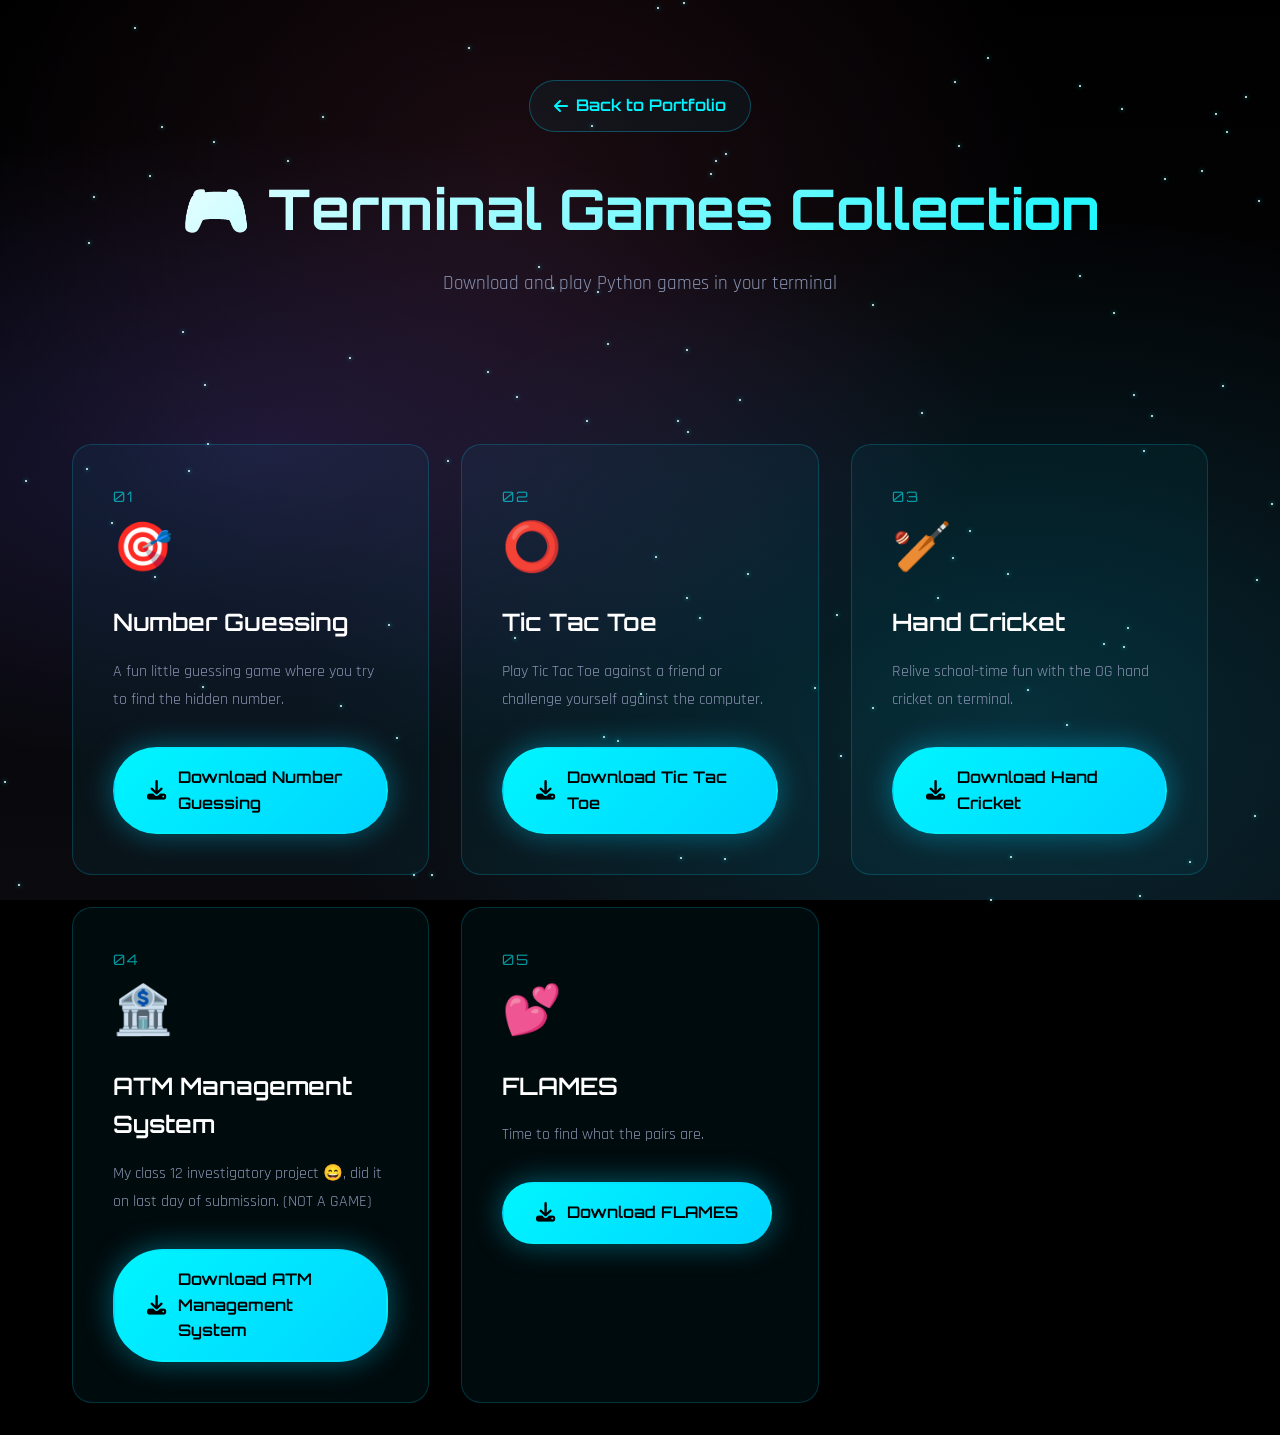
<file: blog/terminal-games.html>
<!DOCTYPE html>
<html lang="en">
<head>
  <meta charset="UTF-8">
  <meta name="viewport" content="width=device-width, initial-scale=1.0">
  <title>Terminal Games Collection | Space Portfolio</title>
  
  <!-- Fonts -->
  <link rel="preconnect" href="https://fonts.googleapis.com">
  <link rel="preconnect" href="https://fonts.gstatic.com" crossorigin>
  <link href="https://fonts.googleapis.com/css2?family=Orbitron:wght@400;500;600;700;800;900&family=Rajdhani:wght@300;400;500;600;700&display=swap" rel="stylesheet">
  
  <!-- Icons -->
  <link rel="stylesheet" href="https://cdnjs.cloudflare.com/ajax/libs/font-awesome/6.5.0/css/all.min.css">
  
  <style>
    * {
      margin: 0;
      padding: 0;
      box-sizing: border-box;
    }

    :root {
      --space-black: #000000;
      --space-dark: #0a0a0f;
      --space-deep: #0f0f1a;
      --space-purple: #6c5ce7;
      --space-blue: #00d4ff;
      --space-cyan: #00f5ff;
      --space-pink: #ff6b9d;
      --space-white: #ffffff;
      --space-gray: #8892b0;
      --space-light: #b4bcd0;
    }

    body {
      font-family: 'Rajdhani', sans-serif;
      background: var(--space-black);
      color: var(--space-white);
      line-height: 1.6;
      min-height: 100vh;
      position: relative;
      overflow-x: hidden;
    }

    /* Space Background */
    body::before {
      content: '';
      position: fixed;
      top: 0;
      left: 0;
      width: 100%;
      height: 100%;
      background: 
        radial-gradient(ellipse at 20% 50%, rgba(108, 92, 231, 0.2) 0%, transparent 50%),
        radial-gradient(ellipse at 80% 80%, rgba(0, 212, 255, 0.15) 0%, transparent 50%),
        radial-gradient(ellipse at 40% 20%, rgba(255, 107, 157, 0.1) 0%, transparent 50%),
        linear-gradient(180deg, #000000 0%, #0a0a0f 100%);
      z-index: -1;
      pointer-events: none;
    }

    /* Floating Stars */
    .stars {
      position: fixed;
      top: 0;
      left: 0;
      width: 100%;
      height: 100%;
      z-index: 0;
      pointer-events: none;
    }

    .star {
      position: absolute;
      width: 2px;
      height: 2px;
      background: var(--space-white);
      border-radius: 50%;
      box-shadow: 0 0 4px var(--space-cyan);
      animation: twinkle 3s ease-in-out infinite;
    }

    @keyframes twinkle {
      0%, 100% { opacity: 0.3; }
      50% { opacity: 1; }
    }

    .container {
      max-width: 1200px;
      margin: 0 auto;
      padding: 2rem;
      position: relative;
      z-index: 1;
    }

    header {
      text-align: center;
      padding: 3rem 0;
      margin-bottom: 3rem;
    }

    .back-link {
      display: inline-flex;
      align-items: center;
      gap: 0.5rem;
      color: var(--space-cyan);
      text-decoration: none;
      font-family: 'Orbitron', monospace;
      font-weight: 600;
      margin-bottom: 2rem;
      transition: all 0.3s ease;
      padding: 0.75rem 1.5rem;
      border: 1px solid rgba(0, 212, 255, 0.3);
      border-radius: 50px;
      background: rgba(0, 212, 255, 0.05);
    }

    .back-link:hover {
      background: rgba(0, 212, 255, 0.1);
      border-color: var(--space-cyan);
      transform: translateX(-5px);
      box-shadow: 0 0 20px rgba(0, 212, 255, 0.3);
    }

    h1 {
      font-family: 'Orbitron', monospace;
      font-size: clamp(2rem, 5vw, 3.5rem);
      font-weight: 700;
      margin-bottom: 1rem;
      background: linear-gradient(135deg, var(--space-white) 0%, var(--space-cyan) 100%);
      -webkit-background-clip: text;
      -webkit-text-fill-color: transparent;
      background-clip: text;
    }

    .subtitle {
      color: var(--space-gray);
      font-size: 1.2rem;
      margin-bottom: 3rem;
    }

    .games-grid {
      display: grid;
      grid-template-columns: repeat(auto-fit, minmax(350px, 1fr));
      gap: 2rem;
      margin-top: 3rem;
    }

    .game-card {
      background: rgba(0, 212, 255, 0.05);
      border: 1px solid rgba(0, 212, 255, 0.2);
      border-radius: 20px;
      padding: 2.5rem;
      transition: all 0.3s ease;
      position: relative;
      overflow: hidden;
    }

    .game-card::before {
      content: '';
      position: absolute;
      top: -50%;
      left: -50%;
      width: 200%;
      height: 200%;
      background: radial-gradient(circle, rgba(0, 212, 255, 0.1) 0%, transparent 70%);
      opacity: 0;
      transition: opacity 0.3s ease;
    }

    .game-card:hover {
      transform: translateY(-10px);
      border-color: var(--space-cyan);
      box-shadow: 0 0 40px rgba(0, 212, 255, 0.4);
    }

    .game-card:hover::before {
      opacity: 1;
    }

    .game-number {
      font-family: 'Orbitron', monospace;
      font-size: 0.9rem;
      color: var(--space-cyan);
      opacity: 0.6;
      margin-bottom: 1rem;
      letter-spacing: 2px;
    }

    .game-title {
      font-family: 'Orbitron', monospace;
      font-size: 1.5rem;
      font-weight: 600;
      margin-bottom: 1rem;
      color: var(--space-white);
    }

    .game-description {
      color: var(--space-gray);
      margin-bottom: 2rem;
      line-height: 1.8;
    }

    .download-btn {
      display: inline-flex;
      align-items: center;
      gap: 0.75rem;
      padding: 1rem 2rem;
      background: linear-gradient(135deg, var(--space-cyan) 0%, var(--space-blue) 100%);
      color: var(--space-black);
      text-decoration: none;
      border-radius: 50px;
      font-family: 'Orbitron', monospace;
      font-weight: 600;
      font-size: 1rem;
      transition: transform 0.25s ease, box-shadow 0.25s ease, background 0.25s ease, border-color 0.25s ease;
      border: 2px solid transparent;
      box-shadow: 0 0 30px rgba(0, 212, 255, 0.4);
      position: relative;
      overflow: hidden;
    }

    .download-btn::before {
      content: '';
      position: absolute;
      top: 50%;
      left: 50%;
      width: 180%;
      height: 180%;
      background: radial-gradient(circle, rgba(255, 255, 255, 0.35) 0%, transparent 60%);
      transform: translate(-50%, -50%) scale(0.5);
      opacity: 0;
      transition: opacity 0.35s ease, transform 0.35s ease;
      pointer-events: none;
    }

    .download-btn:hover {
      transform: translateY(-4px) scale(1.05);
      box-shadow: 0 0 60px rgba(0, 245, 255, 0.9);
      background: linear-gradient(135deg, var(--space-pink) 0%, var(--space-cyan) 100%);
      border-color: rgba(0, 245, 255, 0.9);
    }

    .download-btn:hover::before {
      opacity: 1;
      transform: translate(-50%, -50%) scale(1);
    }

    .download-btn i {
      font-size: 1.2rem;
    }

    .game-icon {
      font-size: 3rem;
      margin-bottom: 1rem;
      display: block;
    }

    @media (max-width: 768px) {
      .games-grid {
        grid-template-columns: 1fr;
      }

      .container {
        padding: 1rem;
      }

      header {
        padding: 2rem 0;
      }
    }
  </style>
</head>
<body>
  <!-- Floating Stars -->
  <div class="stars" id="stars"></div>

  <div class="container">
    <header>
      <a href="../index.html" class="back-link">
        <i class="fas fa-arrow-left"></i>
        <span>Back to Portfolio</span>
      </a>
      <h1>🎮 Terminal Games Collection</h1>
      <p class="subtitle">Download and play Python games in your terminal</p>
    </header>

    <main>
      <div class="games-grid">
        <div class="game-card">
          <span class="game-number">01</span>
          <span class="game-icon">🎯</span>
          <h2 class="game-title">Number Guessing</h2>
          <p class="game-description">A fun little guessing game where you try to find the hidden number.</p>
          <a href="./games/guessno.py" download="guessno.py" class="download-btn">
            <i class="fas fa-download"></i>
            <span>Download Number Guessing</span>
          </a>
        </div>

        <div class="game-card">
          <span class="game-number">02</span>
          <span class="game-icon">⭕</span>
          <h2 class="game-title">Tic Tac Toe</h2>
          <p class="game-description">Play Tic Tac Toe against a friend or challenge yourself against the computer.</p>
          <a href="./games/tictactoe.py" download="tictactoe.py" class="download-btn">
            <i class="fas fa-download"></i>
            <span>Download Tic Tac Toe</span>
          </a>
        </div>

        <div class="game-card">
          <span class="game-number">03</span>
          <span class="game-icon">🏏</span>
          <h2 class="game-title">Hand Cricket</h2>
          <p class="game-description">Relive school-time fun with the OG hand cricket on terminal.</p>
          <a href="./games/handcricket.py" download="handcricket.py" class="download-btn">
            <i class="fas fa-download"></i>
            <span>Download Hand Cricket</span>
          </a>
        </div>

        <div class="game-card">
          <span class="game-number">04</span>
          <span class="game-icon">🏦</span>
          <h2 class="game-title">ATM Management System</h2>
          <p class="game-description">My class 12 investigatory project 😄, did it on last day of submission. (NOT A GAME)</p>
          <a href="./games/atm_management_system.py" download="atm_management_system.py" class="download-btn">
            <i class="fas fa-download"></i>
            <span>Download ATM Management System</span>
          </a>
        </div>

        <div class="game-card">
          <span class="game-number">05</span>
          <span class="game-icon">💕</span>
          <h2 class="game-title">FLAMES</h2>
          <p class="game-description">Time to find what the pairs are.</p>
          <a href="./games/flames.py" download="flames.py" class="download-btn">
            <i class="fas fa-download"></i>
            <span>Download FLAMES</span>
          </a>
        </div>
      </div>
    </main>
  </div>

  <script>
    // Create floating stars
    function createStars() {
      const starsContainer = document.getElementById('stars');
      const starCount = 100;
      
      for (let i = 0; i < starCount; i++) {
        const star = document.createElement('div');
        star.className = 'star';
        star.style.left = Math.random() * 100 + '%';
        star.style.top = Math.random() * 100 + '%';
        star.style.animationDelay = Math.random() * 3 + 's';
        star.style.animationDuration = (Math.random() * 2 + 2) + 's';
        starsContainer.appendChild(star);
      }
    }

    createStars();
  </script>
</body>
</html>
</file>
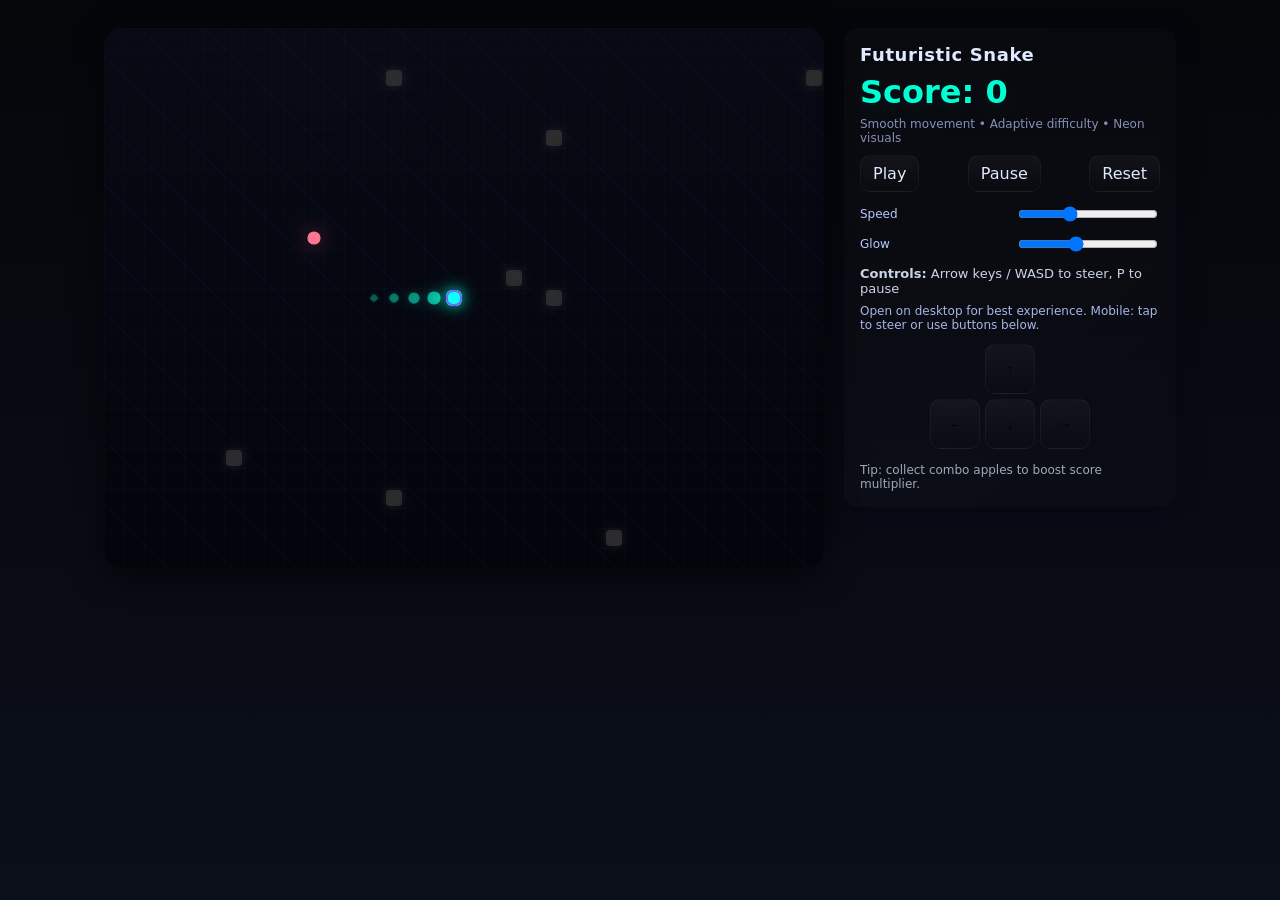
<file: blog/web_based_games/snake.html>
<!doctype html>
<html lang="en">
<head>
  <meta charset="utf-8" />
  <meta name="viewport" content="width=device-width,initial-scale=1" />
  <title>Futuristic Snake — Smooth Canvas Game</title>
  <style>
    :root{
      --bg1:#05060a; --bg2:#0b0f1a; --accent:#00ffd5; --accent2:#7c5cff; --glass: rgba(255,255,255,0.04);
      --hud: rgba(255,255,255,0.06);
      --font: Inter, ui-sans-serif, system-ui, -apple-system, 'Segoe UI', Roboto, 'Helvetica Neue';
    }
    html,body{height:100%;margin:0;background:linear-gradient(180deg,var(--bg1),var(--bg2));font-family:var(--font);color:#dfe9ff;}
    .wrap{display:flex;gap:20px;align-items:flex-start;justify-content:center;padding:28px;box-sizing:border-box;height:100%;}
    .stage{position:relative;border-radius:18px;overflow:hidden;background:radial-gradient(ellipse at 30% 10%, rgba(124,92,255,0.05), transparent 20%), linear-gradient(180deg, rgba(255,255,255,0.02), transparent 20%);box-shadow: 0 8px 30px rgba(0,0,0,0.6), inset 0 1px 0 rgba(255,255,255,0.02);}
    canvas{display:block;}

    /* HUD */
    .hud{width:300px;padding:16px;border-radius:14px;background:linear-gradient(135deg, rgba(255,255,255,0.02), rgba(255,255,255,0.01));backdrop-filter: blur(6px);box-shadow: 0 6px 24px rgba(2,6,23,0.5);}
    h1{font-size:18px;margin:0 0 8px 0;letter-spacing:0.6px}
    .score{font-weight:700;font-size:32px;margin:6px 0;color:var(--accent);text-shadow: 0 6px 18px rgba(0,255,213,0.08);}
    .controls{font-size:13px;opacity:0.9;margin-top:12px}
    .row{display:flex;justify-content:space-between;align-items:center;margin-top:10px}
    .btn{background:linear-gradient(180deg,var(--glass),transparent);border-radius:10px;padding:8px 12px;cursor:pointer;border:1px solid rgba(255,255,255,0.04)}
    .muted{opacity:0.7;font-size:13px}
    .small{font-size:12px;color:#b8c8ff}
    .slider{width:140px}
    footer{margin-top:14px;font-size:12px;opacity:0.7}
    /* Neon grid background (behind canvas) */
    .gridLayer{position:absolute;inset:0;pointer-events:none}

    /* Responsive */
    @media (max-width:920px){.wrap{flex-direction:column;align-items:center;padding:18px}.hud{width:92%;max-width:400px}}
  </style>
</head>
<body>
  <div class="wrap">
    <div class="stage" id="stage" style="width:720px;height:540px">
      <canvas id="gameCanvas" width="720" height="540"></canvas>
      <canvas class="gridLayer" id="gridCanvas" width="720" height="540"></canvas>
    </div>

    <aside class="hud">
      <h1>Futuristic Snake</h1>
      <div class="score" id="score">Score: 0</div>
      <div class="muted small">Smooth movement • Adaptive difficulty • Neon visuals</div>

      <div class="row">
        <div class="btn" id="playBtn">Play</div>
        <div class="btn" id="pauseBtn">Pause</div>
        <div class="btn" id="resetBtn">Reset</div>
      </div>

      <div class="row" style="margin-top:12px">
        <div class="small">Speed</div>
        <input id="speed" type="range" min="4" max="18" value="9" class="slider">
      </div>

      <div class="row">
        <div class="small">Glow</div>
        <input id="glow" type="range" min="0" max="40" value="16" class="slider">
      </div>

      <div class="controls">
        <div><strong>Controls:</strong> Arrow keys / WASD to steer, P to pause</div>
        <div style="margin-top:8px" class="small">Open on desktop for best experience. Mobile: tap to steer or use buttons below.</div>
      </div>

      <!-- Mobile Arrow Buttons -->
      <div class="mobile-controls" style="display:flex;flex-direction:column;align-items:center;margin-top:12px;">
        <button id="upBtn" class="btn" style="width:50px;height:50px;margin-bottom:5px;">↑</button>
        <div style="display:flex;gap:5px;">
          <button id="leftBtn" class="btn" style="width:50px;height:50px;">←</button>
          <button id="downBtn" class="btn" style="width:50px;height:50px;">↓</button>
          <button id="rightBtn" class="btn" style="width:50px;height:50px;">→</button>
        </div>
      </div>

      <footer>Tip: collect combo apples to boost score multiplier.</footer>
    </aside>
  </div>

    <script src="snake.js"></script>
</file>
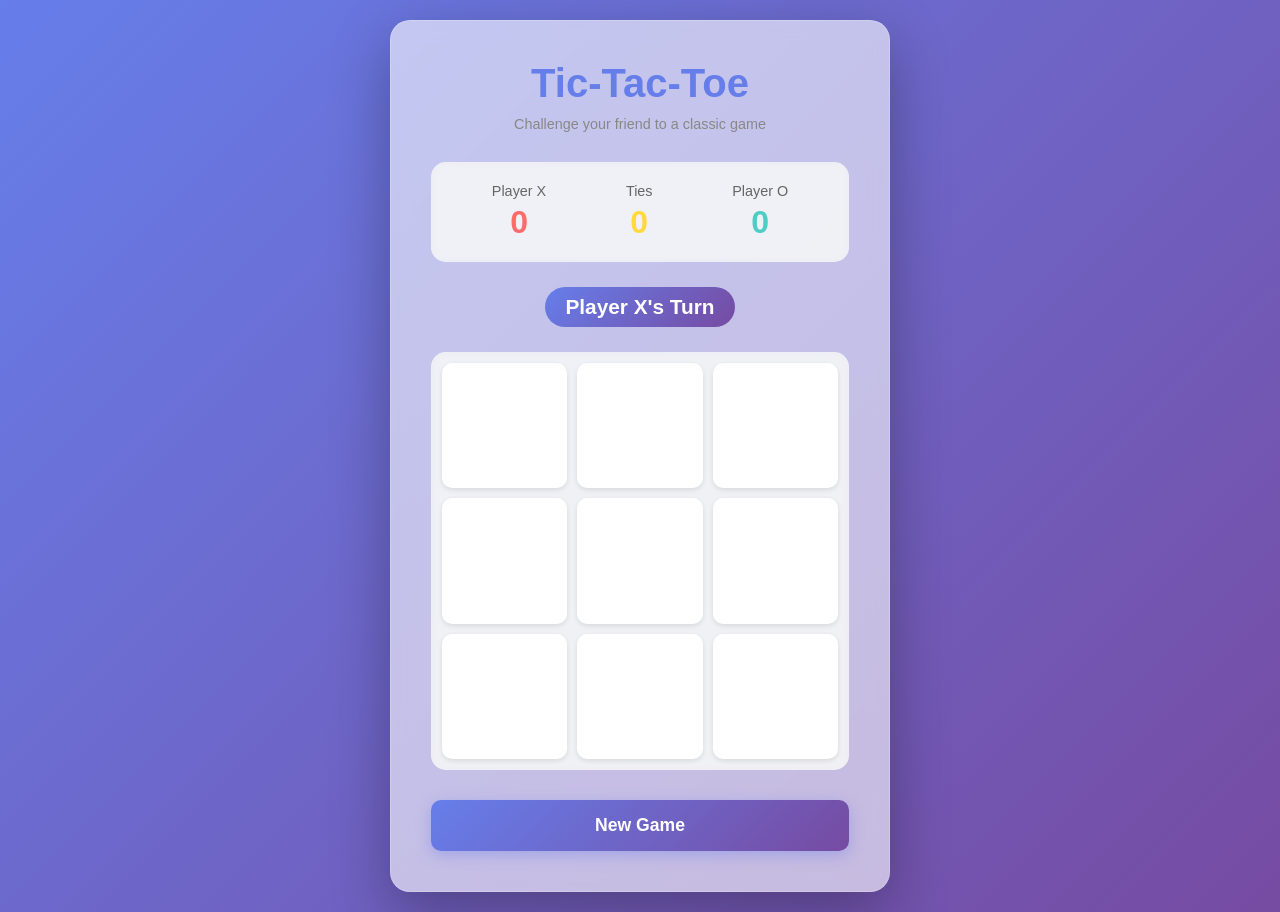
<file: blog/web_based_games/xox.html>
<!DOCTYPE html>
<html lang="en">
<head>
    <meta charset="UTF-8">
    <meta name="viewport" content="width=device-width, initial-scale=1.0">
    <title>Tic-Tac-Toe</title>
    <link rel="stylesheet" href="xox.css">
</head>
<body>
    <div class="container">
        <h1>Tic-Tac-Toe</h1>
        <p class="subtitle">Challenge your friend to a classic game</p>
        
        <div class="score-board">
            <div class="score-item">
                <div class="score-label">Player X</div>
                <div class="score-value score-x" id="scoreX">0</div>
            </div>
            <div class="score-item">
                <div class="score-label">Ties</div>
                <div class="score-value score-tie" id="scoreTie">0</div>
            </div>
            <div class="score-item">
                <div class="score-label">Player O</div>
                <div class="score-value score-o" id="scoreO">0</div>
            </div>
        </div>

        <div class="status" id="status">
            <span class="current-player">Player X's Turn</span>
        </div>

        <div class="board" id="board">
            <button class="cell" data-index="0"></button>
            <button class="cell" data-index="1"></button>
            <button class="cell" data-index="2"></button>
            <button class="cell" data-index="3"></button>
            <button class="cell" data-index="4"></button>
            <button class="cell" data-index="5"></button>
            <button class="cell" data-index="6"></button>
            <button class="cell" data-index="7"></button>
            <button class="cell" data-index="8"></button>
        </div>

        <div class="controls">
            <button class="reset-btn" onclick="resetGame()">New Game</button>
        </div>
    </div>

    <script src="xox.js"></script>
</body>
</html>
</file>
<file: styles.css>
/* ============================================
   Space Theme CSS - Complete Redesign
   ============================================ */

:root {
  /* Space Color Palette */
  --space-black: #000000;
  --space-dark: #0a0a0f;
  --space-deep: #0f0f1a;
  --space-purple: #6c5ce7;
  --space-blue: #00d4ff;
  --space-cyan: #00f5ff;
  --space-pink: #ff6b9d;
  --space-orange: #ffa500;
  --space-white: #ffffff;
  --space-gray: #8892b0;
  --space-light: #b4bcd0;
  
  /* Gradients */
  --gradient-space: linear-gradient(135deg, #0a0a0f 0%, #1a1a2e 50%, #16213e 100%);
  --gradient-nebula: radial-gradient(circle, rgba(108, 92, 231, 0.3) 0%, transparent 70%);
  --gradient-glow: radial-gradient(circle, rgba(0, 212, 255, 0.4) 0%, transparent 70%);
  
  /* Shadows */
  --shadow-space: 0 0 30px rgba(0, 212, 255, 0.3);
  --shadow-glow: 0 0 40px rgba(108, 92, 231, 0.5);
  --shadow-soft: 0 10px 40px rgba(0, 0, 0, 0.5);
}

* {
  margin: 0;
  padding: 0;
  box-sizing: border-box;
}

html {
  scroll-behavior: smooth;
  font-size: 16px;
}

body {
  font-family: 'Rajdhani', sans-serif;
  background: var(--space-black);
  color: var(--space-white);
  line-height: 1.6;
  overflow-x: hidden;
  position: relative;
  min-height: 100vh;
}

/* ============================================
   Space Background Canvas
   ============================================ */

#space-canvas {
  position: fixed;
  top: 0;
  left: 0;
  width: 100%;
  height: 100%;
  z-index: 0;
  pointer-events: none;
}

/* ============================================
   Twinkling Stars Background
   ============================================ */

.twinkling-stars {
  position: fixed;
  top: 0;
  left: 0;
  width: 100%;
  height: 100%;
  z-index: 0;
  pointer-events: none;
  overflow: hidden;
}

.twinkling-star {
  position: absolute;
  width: 2px;
  height: 2px;
  background: var(--space-white);
  border-radius: 50%;
  box-shadow: 0 0 4px var(--space-cyan);
  animation: twinkle 3s ease-in-out infinite;
}

@keyframes twinkle {
  0%, 100% { 
    opacity: 0.3; 
    transform: scale(1);
  }
  50% { 
    opacity: 1; 
    transform: scale(1.2);
  }
}

/* ============================================
   Floating Planets
   ============================================ */

.planet {
  position: fixed;
  border-radius: 50%;
  filter: blur(2px);
  opacity: 0.3;
  z-index: 1;
  pointer-events: none;
  animation: float-planet 20s ease-in-out infinite;
}

.planet-1 {
  width: 300px;
  height: 300px;
  background: radial-gradient(circle at 30% 30%, var(--space-purple), var(--space-deep));
  top: 10%;
  right: 5%;
  animation-duration: 25s;
  box-shadow: 0 0 60px rgba(108, 92, 231, 0.4);
}

.planet-2 {
  width: 200px;
  height: 200px;
  background: radial-gradient(circle at 30% 30%, var(--space-blue), var(--space-deep));
  bottom: 15%;
  left: 8%;
  animation-duration: 30s;
  animation-delay: -10s;
  box-shadow: 0 0 50px rgba(0, 212, 255, 0.4);
}

.planet-3 {
  width: 150px;
  height: 150px;
  background: radial-gradient(circle at 30% 30%, var(--space-pink), var(--space-deep));
  top: 50%;
  left: 15%;
  animation-duration: 35s;
  animation-delay: -15s;
  box-shadow: 0 0 40px rgba(255, 107, 157, 0.4);
}

@keyframes float-planet {
  0%, 100% {
    transform: translate(0, 0) scale(1);
  }
  33% {
    transform: translate(30px, -30px) scale(1.1);
  }
  66% {
    transform: translate(-30px, 30px) scale(0.9);
  }
}

/* ============================================
   Shooting Stars
   ============================================ */

.shooting-stars {
  position: fixed;
  top: 0;
  left: 0;
  width: 100%;
  height: 100%;
  z-index: 1;
  pointer-events: none;
  overflow: hidden;
}

.shooting-stars::before,
.shooting-stars::after {
  content: '';
  position: absolute;
  width: 2px;
  height: 2px;
  background: var(--space-white);
  border-radius: 50%;
  box-shadow: 0 0 4px var(--space-cyan);
  animation: shooting-star 3s linear infinite;
}

.shooting-stars::before {
  top: 20%;
  left: 20%;
  animation-delay: 0s;
}

.shooting-stars::after {
  top: 60%;
  left: 80%;
  animation-delay: 1.5s;
}

@keyframes shooting-star {
  0% {
    transform: translate(0, 0) rotate(45deg);
    opacity: 1;
  }
  100% {
    transform: translate(500px, 500px) rotate(45deg);
    opacity: 0;
  }
}

/* ============================================
   Navigation
   ============================================ */

.space-nav {
  position: fixed;
  top: 0;
  left: 0;
  width: 100%;
  background: rgba(10, 10, 15, 0.8);
  backdrop-filter: blur(20px);
  border-bottom: 1px solid rgba(0, 212, 255, 0.1);
  z-index: 1000;
  padding: 1rem 0;
  transition: all 0.3s ease;
}

.space-nav.scrolled {
  box-shadow: 0 5px 30px rgba(0, 0, 0, 0.5);
}

.nav-inner {
  max-width: 1400px;
  margin: 0 auto;
  padding: 0 2rem;
  display: flex;
  justify-content: space-between;
  align-items: center;
}

.nav-logo {
  display: flex;
  align-items: center;
  gap: 0.75rem;
  font-family: 'Orbitron', monospace;
  font-weight: 700;
  font-size: 1.5rem;
  color: var(--space-cyan);
}


.nav-actions {
  display: flex;
  gap: 1rem;
  align-items: center;
}

.nav-action-btn {
  width: 40px;
  height: 40px;
  border-radius: 50%;
  background: rgba(0, 212, 255, 0.1);
  border: 1px solid rgba(0, 212, 255, 0.3);
  color: var(--space-cyan);
  font-size: 1.1rem;
  cursor: pointer;
  display: flex;
  align-items: center;
  justify-content: center;
  transition: all 0.3s ease;
  position: relative;
}

.nav-action-btn:hover {
  background: rgba(0, 212, 255, 0.2);
  border-color: var(--space-cyan);
  transform: scale(1.1);
  box-shadow: 0 0 20px rgba(0, 212, 255, 0.4);
}

.logo-text {
  letter-spacing: 2px;
}

.nav-menu {
  display: flex;
  list-style: none;
  gap: 2.5rem;
  align-items: center;
}

.nav-link {
  display: flex;
  align-items: center;
  gap: 0.5rem;
  color: var(--space-light);
  text-decoration: none;
  font-weight: 500;
  font-size: 0.95rem;
  transition: all 0.3s ease;
  position: relative;
  padding: 0.5rem 0;
}

.nav-number {
  font-family: 'Orbitron', monospace;
  color: var(--space-cyan);
  font-size: 0.85rem;
  opacity: 0.6;
}

.nav-link:hover,
.nav-link.active {
  color: var(--space-cyan);
}

.nav-link:hover .nav-number,
.nav-link.active .nav-number {
  opacity: 1;
}

.nav-link::after {
  content: '';
  position: absolute;
  bottom: 0;
  left: 0;
  width: 0;
  height: 2px;
  background: var(--space-cyan);
  transition: width 0.3s ease;
  box-shadow: 0 0 10px var(--space-cyan);
}

.nav-link:hover::after,
.nav-link.active::after {
  width: 100%;
}

.nav-toggle {
  display: none;
  flex-direction: column;
  gap: 5px;
  background: transparent;
  border: none;
  cursor: pointer;
  padding: 0.5rem;
}

.nav-toggle span {
  width: 25px;
  height: 3px;
  background: var(--space-cyan);
  border-radius: 2px;
  transition: all 0.3s ease;
}

/* ============================================
   Hero Section
   ============================================ */

.hero-section {
  min-height: 100vh;
  display: flex;
  align-items: center;
  justify-content: center;
  position: relative;
  padding: 8rem 2rem 4rem;
  z-index: 2;
  overflow: hidden;
}

.hero-content {
  max-width: 1200px;
  width: 100%;
  text-align: center;
  position: relative;
  z-index: 3;
}

.hero-badge {
  display: inline-flex;
  align-items: center;
  gap: 0.75rem;
  padding: 0.5rem 1.5rem;
  background: rgba(0, 212, 255, 0.1);
  border: 1px solid rgba(0, 212, 255, 0.3);
  border-radius: 50px;
  margin-bottom: 2rem;
  font-family: 'Orbitron', monospace;
  font-size: 0.85rem;
  color: var(--space-cyan);
  letter-spacing: 2px;
}

.badge-pulse {
  width: 8px;
  height: 8px;
  border-radius: 50%;
  background: var(--space-cyan);
  box-shadow: 0 0 10px var(--space-cyan);
  animation: pulse-badge 2s ease-in-out infinite;
}

@keyframes pulse-badge {
  0%, 100% {
    opacity: 1;
    transform: scale(1);
  }
  50% {
    opacity: 0.5;
    transform: scale(1.3);
  }
}

.hero-title {
  font-family: 'Orbitron', monospace;
  font-size: clamp(3rem, 8vw, 6rem);
  font-weight: 900;
  line-height: 1.1;
  margin-bottom: 1.5rem;
  background: linear-gradient(135deg, var(--space-white) 0%, var(--space-cyan) 50%, var(--space-purple) 100%);
  -webkit-background-clip: text;
  -webkit-text-fill-color: transparent;
  background-clip: text;
  background-size: 200% auto;
  animation: gradient-shift 5s ease infinite;
}

@keyframes gradient-shift {
  0%, 100% {
    background-position: 0% center;
  }
  50% {
    background-position: 100% center;
  }
}

.title-line {
  display: block;
}

.hero-subtitle {
  display: flex;
  align-items: center;
  justify-content: center;
  gap: 1rem;
  flex-wrap: wrap;
  margin-bottom: 2rem;
  font-size: 1.2rem;
  color: var(--space-light);
}

.subtitle-item {
  padding: 0.5rem 1rem;
  background: rgba(108, 92, 231, 0.1);
  border: 1px solid rgba(108, 92, 231, 0.2);
  border-radius: 20px;
  font-weight: 500;
}

.subtitle-divider {
  color: var(--space-cyan);
  font-size: 1.5rem;
}

.hero-description {
  max-width: 700px;
  margin: 0 auto 3rem;
  font-size: 1.15rem;
  color: var(--space-gray);
  line-height: 1.8;
}

.hero-actions {
  display: flex;
  gap: 1.5rem;
  justify-content: center;
  margin-bottom: 4rem;
  flex-wrap: wrap;
}

.space-btn {
  display: inline-flex;
  align-items: center;
  gap: 0.75rem;
  padding: 1rem 2rem;
  font-family: 'Orbitron', monospace;
  font-weight: 600;
  font-size: 1rem;
  text-decoration: none;
  border-radius: 50px;
  transition: all 0.3s ease;
  position: relative;
  overflow: hidden;
}

.primary-btn {
  background: linear-gradient(135deg, var(--space-cyan) 0%, var(--space-blue) 100%);
  color: var(--space-black);
  border: 2px solid transparent;
  box-shadow: 0 0 30px rgba(0, 212, 255, 0.4);
}

.primary-btn:hover {
  transform: translateY(-3px);
  box-shadow: 0 0 50px rgba(0, 212, 255, 0.6);
}

.secondary-btn {
  background: transparent;
  color: var(--space-cyan);
  border: 2px solid var(--space-cyan);
}

.secondary-btn:hover {
  background: rgba(0, 212, 255, 0.1);
  box-shadow: 0 0 30px rgba(0, 212, 255, 0.3);
  transform: translateY(-3px);
}

.hero-stats {
  display: flex;
  gap: 3rem;
  justify-content: center;
  flex-wrap: wrap;
  padding-top: 3rem;
  border-top: 1px solid rgba(0, 212, 255, 0.2);
}

.stat-item {
  text-align: center;
}

.stat-value {
  font-family: 'Orbitron', monospace;
  font-size: 2.5rem;
  font-weight: 700;
  color: var(--space-cyan);
  margin-bottom: 0.5rem;
  text-shadow: 0 0 20px rgba(0, 212, 255, 0.5);
}

.stat-label {
  font-size: 0.9rem;
  color: var(--space-gray);
  text-transform: uppercase;
  letter-spacing: 1px;
}

.hero-visual {
  position: absolute;
  top: 50%;
  right: 5%;
  transform: translateY(-50%);
  width: 400px;
  height: 400px;
  z-index: 1;
  opacity: 0.3;
  pointer-events: none;
}

.galaxy-container {
  position: relative;
  width: 100%;
  height: 100%;
}

.galaxy-core {
  position: absolute;
  top: 50%;
  left: 50%;
  transform: translate(-50%, -50%);
  width: 80px;
  height: 80px;
  border-radius: 50%;
  background: radial-gradient(circle, var(--space-cyan), var(--space-purple));
  box-shadow: 0 0 60px rgba(0, 212, 255, 0.6);
  animation: rotate-core 10s linear infinite;
}

@keyframes rotate-core {
  from {
    transform: translate(-50%, -50%) rotate(0deg);
  }
  to {
    transform: translate(-50%, -50%) rotate(360deg);
  }
}

.galaxy-arm {
  position: absolute;
  top: 50%;
  left: 50%;
  width: 2px;
  height: 150px;
  background: linear-gradient(180deg, var(--space-cyan) 0%, transparent 100%);
  transform-origin: top center;
  opacity: 0.4;
}

.arm-1 {
  transform: translate(-50%, -50%) rotate(0deg);
  animation: rotate-arm 15s linear infinite;
}

.arm-2 {
  transform: translate(-50%, -50%) rotate(120deg);
  animation: rotate-arm 15s linear infinite;
  animation-delay: -5s;
}

.arm-3 {
  transform: translate(-50%, -50%) rotate(240deg);
  animation: rotate-arm 15s linear infinite;
  animation-delay: -10s;
}

@keyframes rotate-arm {
  from {
    transform: translate(-50%, -50%) rotate(var(--rotation, 0deg));
  }
  to {
    transform: translate(-50%, -50%) rotate(calc(var(--rotation, 0deg) + 360deg));
  }
}


/* ============================================
   Sections
   ============================================ */

.section {
  padding: 6rem 2rem;
  position: relative;
  z-index: 2;
}

.space-section {
  background: rgba(10, 10, 15, 0.3);
  backdrop-filter: blur(10px);
}

.container {
  max-width: 1400px;
  margin: 0 auto;
}

.section-header {
  text-align: center;
  margin-bottom: 4rem;
}

.section-number {
  font-family: 'Orbitron', monospace;
  font-size: 1rem;
  color: var(--space-cyan);
  opacity: 0.5;
  margin-bottom: 1rem;
  letter-spacing: 3px;
}

.section-title {
  font-family: 'Orbitron', monospace;
  font-size: clamp(2.5rem, 5vw, 4rem);
  font-weight: 700;
  margin-bottom: 1rem;
  background: linear-gradient(135deg, var(--space-white) 0%, var(--space-cyan) 100%);
  -webkit-background-clip: text;
  -webkit-text-fill-color: transparent;
  background-clip: text;
}

.section-line {
  width: 100px;
  height: 3px;
  background: linear-gradient(90deg, transparent, var(--space-cyan), transparent);
  margin: 0 auto;
  box-shadow: 0 0 20px var(--space-cyan);
}

.section-intro {
  text-align: center;
  max-width: 800px;
  margin: 0 auto 3rem;
  font-size: 1.1rem;
  color: var(--space-gray);
  line-height: 1.8;
}

/* ============================================
   About Section
   ============================================ */

.about-grid {
  display: grid;
  grid-template-columns: 1fr 1fr;
  gap: 4rem;
  align-items: center;
}

.about-text {
  font-size: 1.1rem;
  line-height: 1.8;
  color: var(--space-light);
}

.about-intro {
  margin-bottom: 1.5rem;
  font-size: 1.2rem;
}

.about-details {
  margin-bottom: 2rem;
}

.about-stats {
  display: grid;
  grid-template-columns: repeat(3, 1fr);
  gap: 1.5rem;
  margin-top: 2rem;
}

.stat-card {
  text-align: center;
  padding: 2rem;
  background: rgba(0, 212, 255, 0.05);
  border: 1px solid rgba(0, 212, 255, 0.2);
  border-radius: 20px;
  transition: all 0.6s cubic-bezier(0.4, 0, 0.2, 1);
  opacity: 0;
  transform: translateY(30px);
}

.stat-card.visible {
  opacity: 1;
  transform: translateY(0);
}

.stat-card.visible:hover {
  transform: translateY(-5px);
  border-color: var(--space-cyan);
  box-shadow: 0 0 30px rgba(0, 212, 255, 0.3);
}

.stat-icon {
  font-size: 2rem;
  color: var(--space-cyan);
  margin-bottom: 1rem;
}

.stat-number {
  font-family: 'Orbitron', monospace;
  font-size: 2rem;
  font-weight: 700;
  color: var(--space-cyan);
  margin-bottom: 0.5rem;
}

.stat-label {
  font-size: 0.9rem;
  color: var(--space-gray);
  text-transform: uppercase;
  letter-spacing: 1px;
}

.stats-visual-row {
  display: grid;
  grid-template-columns: 2fr 1fr;
  gap: 2rem;
  margin-top: 2rem;
  align-items: start;
}

.about-visual {
  display: flex;
  align-items: center;
  justify-content: center;
  position: relative;
}

.astronaut-container {
  position: relative;
  width: 300px;
  height: 400px;
}

.astronaut-helmet {
  width: 200px;
  height: 200px;
  border-radius: 50%;
  background: radial-gradient(circle at 30% 30%, rgba(0, 212, 255, 0.3), rgba(108, 92, 231, 0.2));
  border: 3px solid rgba(0, 212, 255, 0.4);
  position: relative;
  margin: 0 auto;
  box-shadow: 0 0 40px rgba(0, 212, 255, 0.3);
  animation: float-astronaut 4s ease-in-out infinite;
}

@keyframes float-astronaut {
  0%, 100% {
    transform: translateY(0);
  }
  50% {
    transform: translateY(-20px);
  }
}

.helmet-glass {
  width: 80%;
  height: 60%;
  border-radius: 50% 50% 50% 50% / 60% 60% 40% 40%;
  background: rgba(0, 212, 255, 0.1);
  position: absolute;
  top: 20%;
  left: 10%;
  border: 2px solid rgba(0, 212, 255, 0.3);
}

.helmet-reflection {
  width: 30%;
  height: 30%;
  border-radius: 50%;
  background: rgba(255, 255, 255, 0.2);
  position: absolute;
  top: 15%;
  left: 20%;
}

.astronaut-body {
  width: 150px;
  height: 200px;
  background: linear-gradient(135deg, rgba(0, 212, 255, 0.2), rgba(108, 92, 231, 0.2));
  border: 2px solid rgba(0, 212, 255, 0.3);
  border-radius: 20px;
  margin: -50px auto 0;
  position: relative;
  box-shadow: 0 0 30px rgba(0, 212, 255, 0.2);
}

.floating-particles {
  position: absolute;
  width: 100%;
  height: 100%;
  top: 0;
  left: 0;
}

.floating-particles span {
  position: absolute;
  width: 4px;
  height: 4px;
  background: var(--space-cyan);
  border-radius: 50%;
  box-shadow: 0 0 10px var(--space-cyan);
  animation: float-particle 6s ease-in-out infinite;
}

.floating-particles span:nth-child(1) {
  top: 10%;
  left: 20%;
  animation-delay: 0s;
}

.floating-particles span:nth-child(2) {
  top: 30%;
  right: 15%;
  animation-delay: 1s;
}

.floating-particles span:nth-child(3) {
  bottom: 20%;
  left: 25%;
  animation-delay: 2s;
}

.floating-particles span:nth-child(4) {
  top: 50%;
  right: 30%;
  animation-delay: 3s;
}

.floating-particles span:nth-child(5) {
  bottom: 10%;
  right: 20%;
  animation-delay: 4s;
}

@keyframes float-particle {
  0%, 100% {
    transform: translate(0, 0);
    opacity: 0.3;
  }
  50% {
    transform: translate(20px, -30px);
    opacity: 1;
  }
}

/* ============================================
   Skills Section
   ============================================ */

.skills-grid {
  display: grid;
  grid-template-columns: repeat(auto-fit, minmax(300px, 1fr));
  gap: 2rem;
}

.skill-orb {
  background: rgba(0, 212, 255, 0.05);
  border: 1px solid rgba(0, 212, 255, 0.2);
  border-radius: 30px;
  padding: 2.5rem;
  text-align: center;
  transition: all 0.6s cubic-bezier(0.4, 0, 0.2, 1);
  position: relative;
  overflow: hidden;
  opacity: 0;
  transform: translateY(30px);
}

.skill-orb.scroll-down {
  transform: translateY(30px);
  opacity: 0;
}

.skill-orb.scroll-up {
  transform: translateY(-30px);
  opacity: 0;
}

.skill-orb.visible {
  opacity: 1;
  transform: translateY(0);
}

.skill-orb::before {
  content: '';
  position: absolute;
  top: -50%;
  left: -50%;
  width: 200%;
  height: 200%;
  background: radial-gradient(circle, rgba(0, 212, 255, 0.1) 0%, transparent 70%);
  opacity: 0;
  transition: opacity 0.3s ease;
}

.skill-orb.visible:hover {
  transform: translateY(-10px);
  border-color: var(--space-cyan);
  box-shadow: 0 0 40px rgba(0, 212, 255, 0.4);
}

.skill-orb.visible:hover::before {
  opacity: 1;
}

.orb-icon {
  font-size: 3.5rem;
  color: var(--space-cyan);
  margin-bottom: 1.5rem;
  text-shadow: 0 0 20px rgba(0, 212, 255, 0.5);
}

.orb-title {
  font-family: 'Orbitron', monospace;
  font-size: 1.5rem;
  font-weight: 600;
  margin-bottom: 0.75rem;
  color: var(--space-white);
}

.orb-description {
  color: var(--space-gray);
  margin-bottom: 2rem;
  font-size: 0.95rem;
}

.orb-progress {
  display: flex;
  justify-content: center;
}

.progress-ring {
  position: relative;
  width: 120px;
  height: 120px;
}

.progress-svg {
  width: 100%;
  height: 100%;
  transform: rotate(-90deg);
}

.progress-circle {
  fill: none;
  stroke: rgba(0, 212, 255, 0.1);
  stroke-width: 8;
}

.progress-fill {
  fill: none;
  stroke: var(--space-cyan);
  stroke-width: 8;
  stroke-linecap: round;
  stroke-dasharray: 283;
  stroke-dashoffset: 283;
  transition: stroke-dashoffset 1s ease;
  filter: drop-shadow(0 0 5px var(--space-cyan));
}

.progress-value {
  position: absolute;
  top: 50%;
  left: 50%;
  transform: translate(-50%, -50%);
  font-family: 'Orbitron', monospace;
  font-size: 1.2rem;
  font-weight: 700;
  color: var(--space-cyan);
}

/* ============================================
   Projects Section
   ============================================ */

.projects-grid {
  display: grid;
  grid-template-columns: repeat(auto-fit, minmax(400px, 1fr));
  gap: 2.5rem;
}

.project-ship {
  background: rgba(0, 212, 255, 0.05);
  border: 1px solid rgba(0, 212, 255, 0.2);
  border-radius: 25px;
  overflow: hidden;
  transition: all 0.6s cubic-bezier(0.4, 0, 0.2, 1);
  position: relative;
  opacity: 0;
  transform: translateY(30px);
}

.project-ship.visible {
  opacity: 1;
  transform: translateY(0);
}

.project-ship.visible:hover {
  transform: translateY(-10px);
  border-color: var(--space-cyan);
  box-shadow: 0 0 50px rgba(0, 212, 255, 0.4);
}

.ship-header {
  padding: 2rem;
  background: rgba(0, 212, 255, 0.1);
  border-bottom: 1px solid rgba(0, 212, 255, 0.2);
  display: flex;
  align-items: center;
  gap: 1rem;
}

.ship-badge {
  width: 50px;
  height: 50px;
  border-radius: 50%;
  background: rgba(0, 212, 255, 0.2);
  display: flex;
  align-items: center;
  justify-content: center;
  color: var(--space-cyan);
  font-size: 1.5rem;
  box-shadow: 0 0 20px rgba(0, 212, 255, 0.3);
}

.ship-title {
  font-family: 'Orbitron', monospace;
  font-size: 1.5rem;
  font-weight: 600;
  color: var(--space-white);
}

.ship-body {
  padding: 2rem;
}

.ship-description {
  color: var(--space-gray);
  margin-bottom: 1.5rem;
  line-height: 1.8;
}

.ship-tech {
  display: flex;
  flex-wrap: wrap;
  gap: 0.75rem;
  margin-bottom: 1.5rem;
}

.tech-badge {
  padding: 0.4rem 1rem;
  background: rgba(108, 92, 231, 0.2);
  border: 1px solid rgba(108, 92, 231, 0.3);
  border-radius: 20px;
  font-size: 0.85rem;
  color: var(--space-purple);
  font-weight: 500;
}

.ship-video {
  margin-bottom: 1.5rem;
  border-radius: 15px;
  overflow: hidden;
}

.ship-video iframe {
  width: 100%;
  height: 250px;
  border: none;
}

.ship-link {
  display: inline-flex;
  align-items: center;
  gap: 0.5rem;
  color: var(--space-cyan);
  text-decoration: none;
  font-weight: 600;
  transition: all 0.3s ease;
}

.ship-link:hover {
  gap: 1rem;
  text-shadow: 0 0 10px var(--space-cyan);
}

.project-ship.coming-soon {
  display: flex;
  flex-direction: column;
  align-items: center;
  justify-content: center;
  min-height: 400px;
  text-align: center;
  position: relative;
}

.coming-soon-glow {
  position: absolute;
  width: 200px;
  height: 200px;
  border-radius: 50%;
  background: radial-gradient(circle, rgba(0, 212, 255, 0.2), transparent);
  animation: pulse-glow 3s ease-in-out infinite;
}

@keyframes pulse-glow {
  0%, 100% {
    transform: scale(1);
    opacity: 0.5;
  }
  50% {
    transform: scale(1.3);
    opacity: 0.8;
  }
}

/* ============================================
   Blog Section
   ============================================ */

.blog-grid {
  display: grid;
  grid-template-columns: repeat(auto-fit, minmax(300px, 1fr));
  gap: 2rem;
}

.blog-pod {
  background: rgba(0, 212, 255, 0.05);
  border: 1px solid rgba(0, 212, 255, 0.2);
  border-radius: 20px;
  padding: 2rem;
  display: flex;
  flex-direction: column;
  gap: 1.5rem;
  transition: all 0.6s cubic-bezier(0.4, 0, 0.2, 1);
  position: relative;
  opacity: 0;
  transform: translateY(30px);
}

.blog-pod.visible {
  opacity: 1;
  transform: translateY(0);
}

.blog-pod.visible:hover {
  transform: translateY(-8px);
  border-color: var(--space-cyan);
  box-shadow: 0 0 40px rgba(0, 212, 255, 0.3);
}

.pod-icon {
  font-size: 3rem;
  margin-bottom: 0.5rem;
}

.pod-content {
  flex: 1;
}

.pod-date {
  font-size: 0.85rem;
  color: var(--space-gray);
  text-transform: uppercase;
  letter-spacing: 1px;
  display: block;
  margin-bottom: 0.75rem;
}

.pod-title {
  font-family: 'Orbitron', monospace;
  font-size: 1.3rem;
  font-weight: 600;
  margin-bottom: 0.75rem;
}

.pod-title a {
  color: var(--space-white);
  text-decoration: none;
  transition: all 0.3s ease;
}

.pod-title a:hover {
  color: var(--space-cyan);
  text-shadow: 0 0 10px var(--space-cyan);
}

.pod-excerpt {
  color: var(--space-gray);
  line-height: 1.6;
  font-size: 0.95rem;
}

.pod-link {
  width: 45px;
  height: 45px;
  border-radius: 50%;
  background: rgba(0, 212, 255, 0.1);
  border: 1px solid rgba(0, 212, 255, 0.3);
  display: flex;
  align-items: center;
  justify-content: center;
  color: var(--space-cyan);
  text-decoration: none;
  transition: all 0.3s ease;
  align-self: flex-end;
}

.pod-link:hover {
  background: var(--space-cyan);
  color: var(--space-black);
  transform: scale(1.1);
  box-shadow: 0 0 20px var(--space-cyan);
}

.pod-icon-large {
  font-size: 4rem;
  color: var(--space-cyan);
  margin-bottom: 1rem;
  text-shadow: 0 0 20px rgba(0, 212, 255, 0.5);
}

/* ============================================
   Contact Section
   ============================================ */

.contact-grid {
  display: grid;
  grid-template-columns: 2fr 1fr;
  gap: 3rem;
}

.contact-intro {
  font-size: 1.1rem;
  color: var(--space-gray);
  margin-bottom: 2rem;
  line-height: 1.8;
}

.contact-list {
  display: flex;
  flex-direction: column;
  gap: 1rem;
}

.contact-item {
  display: flex;
  align-items: center;
  gap: 1.5rem;
  padding: 1.5rem;
  background: rgba(0, 212, 255, 0.05);
  border: 1px solid rgba(0, 212, 255, 0.2);
  border-radius: 15px;
  text-decoration: none;
  transition: all 0.6s cubic-bezier(0.4, 0, 0.2, 1);
  opacity: 0;
  transform: translateX(-30px);
}

.contact-item.visible {
  opacity: 1;
  transform: translateX(0);
}

.contact-item.visible:hover {
  transform: translateX(10px);
  border-color: var(--space-cyan);
  box-shadow: 0 0 30px rgba(0, 212, 255, 0.3);
}

.contact-icon {
  width: 50px;
  height: 50px;
  border-radius: 50%;
  background: rgba(0, 212, 255, 0.1);
  display: flex;
  align-items: center;
  justify-content: center;
  color: var(--space-cyan);
  font-size: 1.3rem;
  flex-shrink: 0;
}

.contact-details {
  display: flex;
  flex-direction: column;
  gap: 0.25rem;
}

.contact-label {
  font-size: 0.85rem;
  color: var(--space-gray);
  text-transform: uppercase;
  letter-spacing: 1px;
}

.contact-value {
  font-size: 1rem;
  color: var(--space-white);
  font-weight: 500;
}

.resume-pod {
  background: rgba(0, 212, 255, 0.05);
  border: 1px solid rgba(0, 212, 255, 0.2);
  border-radius: 25px;
  padding: 3rem;
  text-align: center;
  display: flex;
  flex-direction: column;
  align-items: center;
  transition: all 0.6s cubic-bezier(0.4, 0, 0.2, 1);
  opacity: 0;
  transform: translateX(30px);
}

.resume-pod.visible {
  opacity: 1;
  transform: translateX(0);
}

.resume-btn {
  margin-top: 1.5rem;
  width: 100%;
  justify-content: center;
}

/* ============================================
   Footer
   ============================================ */

.space-footer {
  background: rgba(10, 10, 15, 0.8);
  border-top: 1px solid rgba(0, 212, 255, 0.2);
  padding: 3rem 2rem;
  margin-top: 4rem;
}

.footer-content {
  max-width: 1400px;
  margin: 0 auto;
  display: flex;
  justify-content: center;
  align-items: center;
  flex-direction: column;
  gap: 1rem;
  text-align: center;
}

.footer-text {
  color: var(--space-gray);
}

.visitor-counter {
  margin-top: 0.5rem;
  color: var(--space-cyan);
  font-weight: 600;
}


/* ============================================
   Scroll to Top
   ============================================ */

.scroll-top {
  position: fixed;
  bottom: 2rem;
  right: 2rem;
  width: 50px;
  height: 50px;
  border-radius: 50%;
  background: rgba(0, 212, 255, 0.1);
  border: 1px solid rgba(0, 212, 255, 0.3);
  color: var(--space-cyan);
  font-size: 1.2rem;
  cursor: pointer;
  display: none;
  align-items: center;
  justify-content: center;
  transition: all 0.3s ease;
  z-index: 1000;
}

.scroll-top.show {
  display: flex;
}

.scroll-top:hover {
  background: var(--space-cyan);
  color: var(--space-black);
  transform: translateY(-5px);
  box-shadow: 0 0 30px var(--space-cyan);
}

/* ============================================
   Responsive Design
   ============================================ */

@media (max-width: 968px) {
  .nav-menu {
    position: fixed;
    left: -100%;
    top: 70px;
    flex-direction: column;
    background: rgba(10, 10, 15, 0.95);
    backdrop-filter: blur(20px);
    width: 100%;
    padding: 2rem 0;
    border-top: 1px solid rgba(0, 212, 255, 0.2);
    transition: left 0.3s ease;
  }

  .nav-menu.active {
    left: 0;
  }

  .nav-toggle {
    display: flex;
  }

  .nav-actions {
    display: none;
  }

  .nav-toggle.active span:nth-child(1) {
    transform: rotate(45deg) translate(8px, 8px);
  }

  .nav-toggle.active span:nth-child(2) {
    opacity: 0;
  }

  .nav-toggle.active span:nth-child(3) {
    transform: rotate(-45deg) translate(7px, -7px);
  }

  .hero-visual {
    display: none;
  }

  .nav-actions {
    display: none;
  }

  .about-grid {
    grid-template-columns: 1fr;
  }

  .stats-visual-row {
    grid-template-columns: 1fr;
  }

  .contact-grid {
    grid-template-columns: 1fr;
  }

  .projects-grid {
    grid-template-columns: 1fr;
  }
}

@media (max-width: 768px) {
  .hero-section {
    padding: 6rem 1rem 3rem;
  }

  .hero-title {
    font-size: 3rem;
  }

  .hero-actions {
    flex-direction: column;
    align-items: stretch;
  }

  .space-btn {
    width: 100%;
    justify-content: center;
  }

  .hero-stats {
    flex-direction: column;
    gap: 2rem;
  }

  .about-stats {
    grid-template-columns: 1fr;
  }

  .skills-grid {
    grid-template-columns: 1fr;
  }

  .section {
    padding: 4rem 1rem;
  }
}

@media (max-width: 480px) {
  .hero-title {
    font-size: 2.5rem;
  }

  .hero-subtitle {
    flex-direction: column;
    gap: 0.5rem;
  }

  .subtitle-divider {
    display: none;
  }

  .projects-grid {
    grid-template-columns: 1fr;
  }

  .blog-grid {
    grid-template-columns: 1fr;
  }
}

/* ============================================
   Utilities
   ============================================ */

::selection {
  background: var(--space-cyan);
  color: var(--space-black);
}

::-webkit-scrollbar {
  width: 10px;
}

::-webkit-scrollbar-track {
  background: var(--space-dark);
}

::-webkit-scrollbar-thumb {
  background: var(--space-cyan);
  border-radius: 5px;
}

::-webkit-scrollbar-thumb:hover {
  background: var(--space-blue);
}
</file>
<file: blog/web_based_games/xox.css>
* {
    margin: 0;
    padding: 0;
    box-sizing: border-box;
}

body {
    font-family: 'Segoe UI', Tahoma, Geneva, Verdana, sans-serif;
    background: linear-gradient(135deg, #667eea 0%, #764ba2 100%);
    min-height: 100vh;
    display: flex;
    justify-content: center;
    align-items: center;
    padding: 20px;
}

.container {
    background: rgba(255, 255, 255, 0.6);
    backdrop-filter: blur(10px);
    -webkit-backdrop-filter: blur(10px);
    border-radius: 20px;
    padding: 40px;
    box-shadow: 0 20px 60px rgba(0, 0, 0, 0.3);
    max-width: 500px;
    width: 100%;
    border: 1px solid rgba(255, 255, 255, 0.2);
}

h1 {
    text-align: center;
    color: #667eea;
    margin-bottom: 10px;
    font-size: 2.5em;
    font-weight: 600;
}

.subtitle {
    text-align: center;
    color: #888;
    margin-bottom: 30px;
    font-size: 0.9em;
}

.status {
    text-align: center;
    font-size: 1.3em;
    margin-bottom: 25px;
    color: #333;
    font-weight: 500;
    min-height: 35px;
}

.current-player {
    display: inline-block;
    padding: 8px 20px;
    border-radius: 25px;
    background: linear-gradient(135deg, #667eea 0%, #764ba2 100%);
    color: white;
    font-weight: 600;
}

.winner {
    color: #ffd93d;
    font-weight: 600;
    animation: celebration 0.5s ease-in-out;
}

@keyframes celebration {
    0%, 100% { transform: scale(1); }
    50% { transform: scale(1.1); }
}

.board {
    display: grid;
    grid-template-columns: repeat(3, 1fr);
    gap: 10px;
    margin-bottom: 30px;
    background: rgba(243, 244, 246, 0.8);
    padding: 10px;
    border-radius: 15px;
    backdrop-filter: blur(5px);
    -webkit-backdrop-filter: blur(5px);
    border: 1px solid rgba(255, 255, 255, 0.1);
}

.cell {
    aspect-ratio: 1;
    background: white;
    border: none;
    border-radius: 10px;
    font-size: 3em;
    font-weight: bold;
    cursor: pointer;
    transition: all 0.3s ease;
    box-shadow: 0 2px 5px rgba(0, 0, 0, 0.1);
}

.cell:hover:not(:disabled) {
    background: rgba(249, 250, 251, 0.9);
    transform: scale(1.05);
    box-shadow: 0 6px 15px rgba(0, 0, 0, 0.2);
}

.cell:disabled {
    cursor: not-allowed;
}

.cell.x {
    color: #ff6b6b;
    animation: popIn 0.3s ease-out;
}

.cell.o {
    color: #4ecdc4;
    animation: popIn 0.3s ease-out;
}

@keyframes popIn {
    0% {
        transform: scale(0);
    }
    50% {
        transform: scale(1.2);
    }
    100% {
        transform: scale(1);
    }
}

.cell.winning {
    background: linear-gradient(135deg, #ffd93d 0%, #ff6b6b 100%);
    color: white;
    animation: winPulse 0.6s ease-in-out;
}

@keyframes winPulse {
    0%, 100% { transform: scale(1); }
    50% { transform: scale(1.15); }
}

.controls {
    display: flex;
    gap: 15px;
    flex-direction: column;
}

button {
    padding: 15px 30px;
    font-size: 1.1em;
    border: none;
    border-radius: 10px;
    cursor: pointer;
    font-weight: 600;
    transition: all 0.3s ease;
}

.reset-btn {
    background: linear-gradient(135deg, #667eea 0%, #764ba2 100%);
    color: white;
    box-shadow: 0 4px 15px rgba(102, 126, 234, 0.4);
}

.reset-btn:hover {
    transform: translateY(-3px);
    box-shadow: 0 8px 25px rgba(102, 126, 234, 0.6);
}

.reset-btn:active {
    transform: translateY(0);
}

.score-board {
    display: flex;
    justify-content: space-around;
    margin-bottom: 25px;
    padding: 20px;
    background: rgba(243, 244, 246, 0.8);
    border-radius: 15px;
    backdrop-filter: blur(5px);
    -webkit-backdrop-filter: blur(5px);
    border: 1px solid rgba(255, 255, 255, 0.1);
}

.score-item {
    text-align: center;
}

.score-label {
    font-size: 0.9em;
    color: #666;
    margin-bottom: 5px;
}

.score-value {
    font-size: 2em;
    font-weight: bold;
}

.score-x {
    color: #ff6b6b;
}

.score-o {
    color: #4ecdc4;
}

.score-tie {
    color: #ffd93d;
}
</file>
